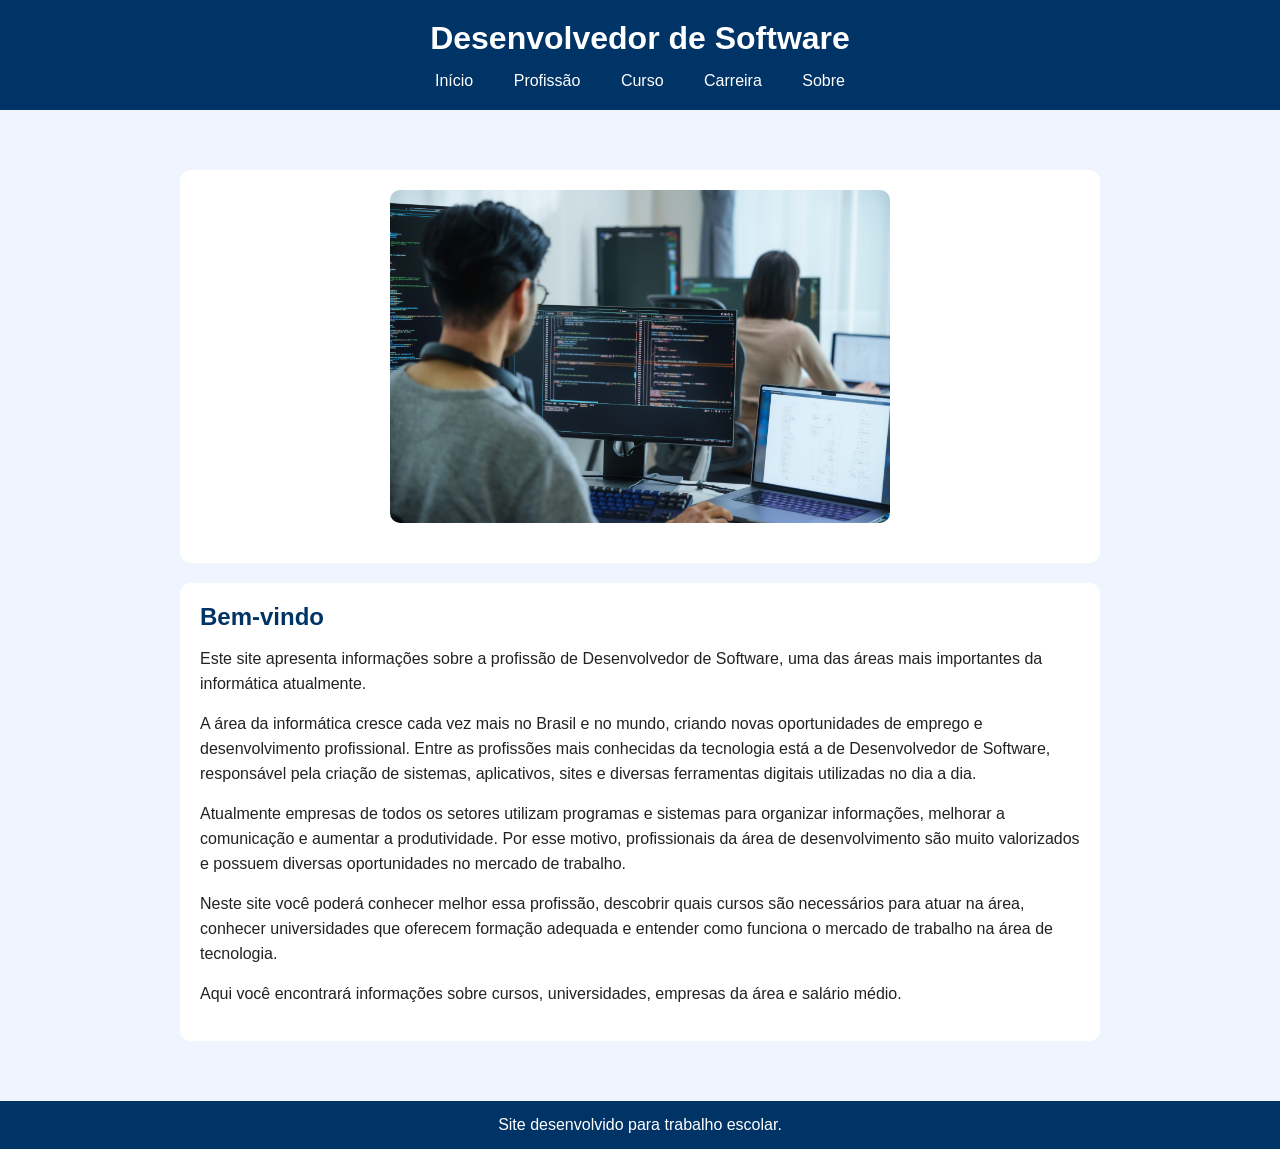
<file: Interfaces-web/2BIM/index.html>
<!DOCTYPE html>
<html lang="pt-br">
<head>
    <meta charset="UTF-8">
    <meta name="viewport" content="width=device-width, initial-scale=1.0">
    <title>Profissões de Informática</title>
    <link rel="stylesheet" href="style.css">
</head>
<body>

    <!-- Cabeçalho principal do site -->
<header>
    <h1>Desenvolvedor de Software</h1>

   <!-- Menu de navegação entre as páginas -->
    <nav>
        <a href="index.html">Início</a>
        <a href="profissao.html">Profissão</a>
        <a href="curso.html">Curso</a>
        <a href="carreira.html">Carreira</a>
        <a href="sobre.html">Sobre</a>
    </nav>
</header>

<main>
    <!-- Imagem principal da página -->
<section class="banner">
    <img src="programador.jpg" alt="Tecnologia">
</section>

  <!-- Conteúdo introdutório -->
<section>
    <h2>Bem-vindo</h2>

    <p>
        Este site apresenta informações sobre a profissão de
        Desenvolvedor de Software, uma das áreas mais importantes
        da informática atualmente.
    </p>
    
    <p>
        A área da informática cresce cada vez mais no Brasil e no mundo,
        criando novas oportunidades de emprego e desenvolvimento profissional.
        Entre as profissões mais conhecidas da tecnologia está a de
        Desenvolvedor de Software, responsável pela criação de sistemas,
        aplicativos, sites e diversas ferramentas digitais utilizadas no dia a dia.
    </p>
    
    <p>
        Atualmente empresas de todos os setores utilizam programas e sistemas
        para organizar informações, melhorar a comunicação e aumentar a produtividade.
        Por esse motivo, profissionais da área de desenvolvimento são muito valorizados
        e possuem diversas oportunidades no mercado de trabalho.
    </p>
    
    <p>
        Neste site você poderá conhecer melhor essa profissão, descobrir quais
        cursos são necessários para atuar na área, conhecer universidades que oferecem
        formação adequada e entender como funciona o mercado de trabalho na área de tecnologia.
    </p>

    <p>
        Aqui você encontrará informações sobre cursos,
        universidades, empresas da área e salário médio.
    </p>

</section>

</main>

<footer>
    <p>Site desenvolvido para trabalho escolar.</p>
</footer>

</body>
</html>
</file>
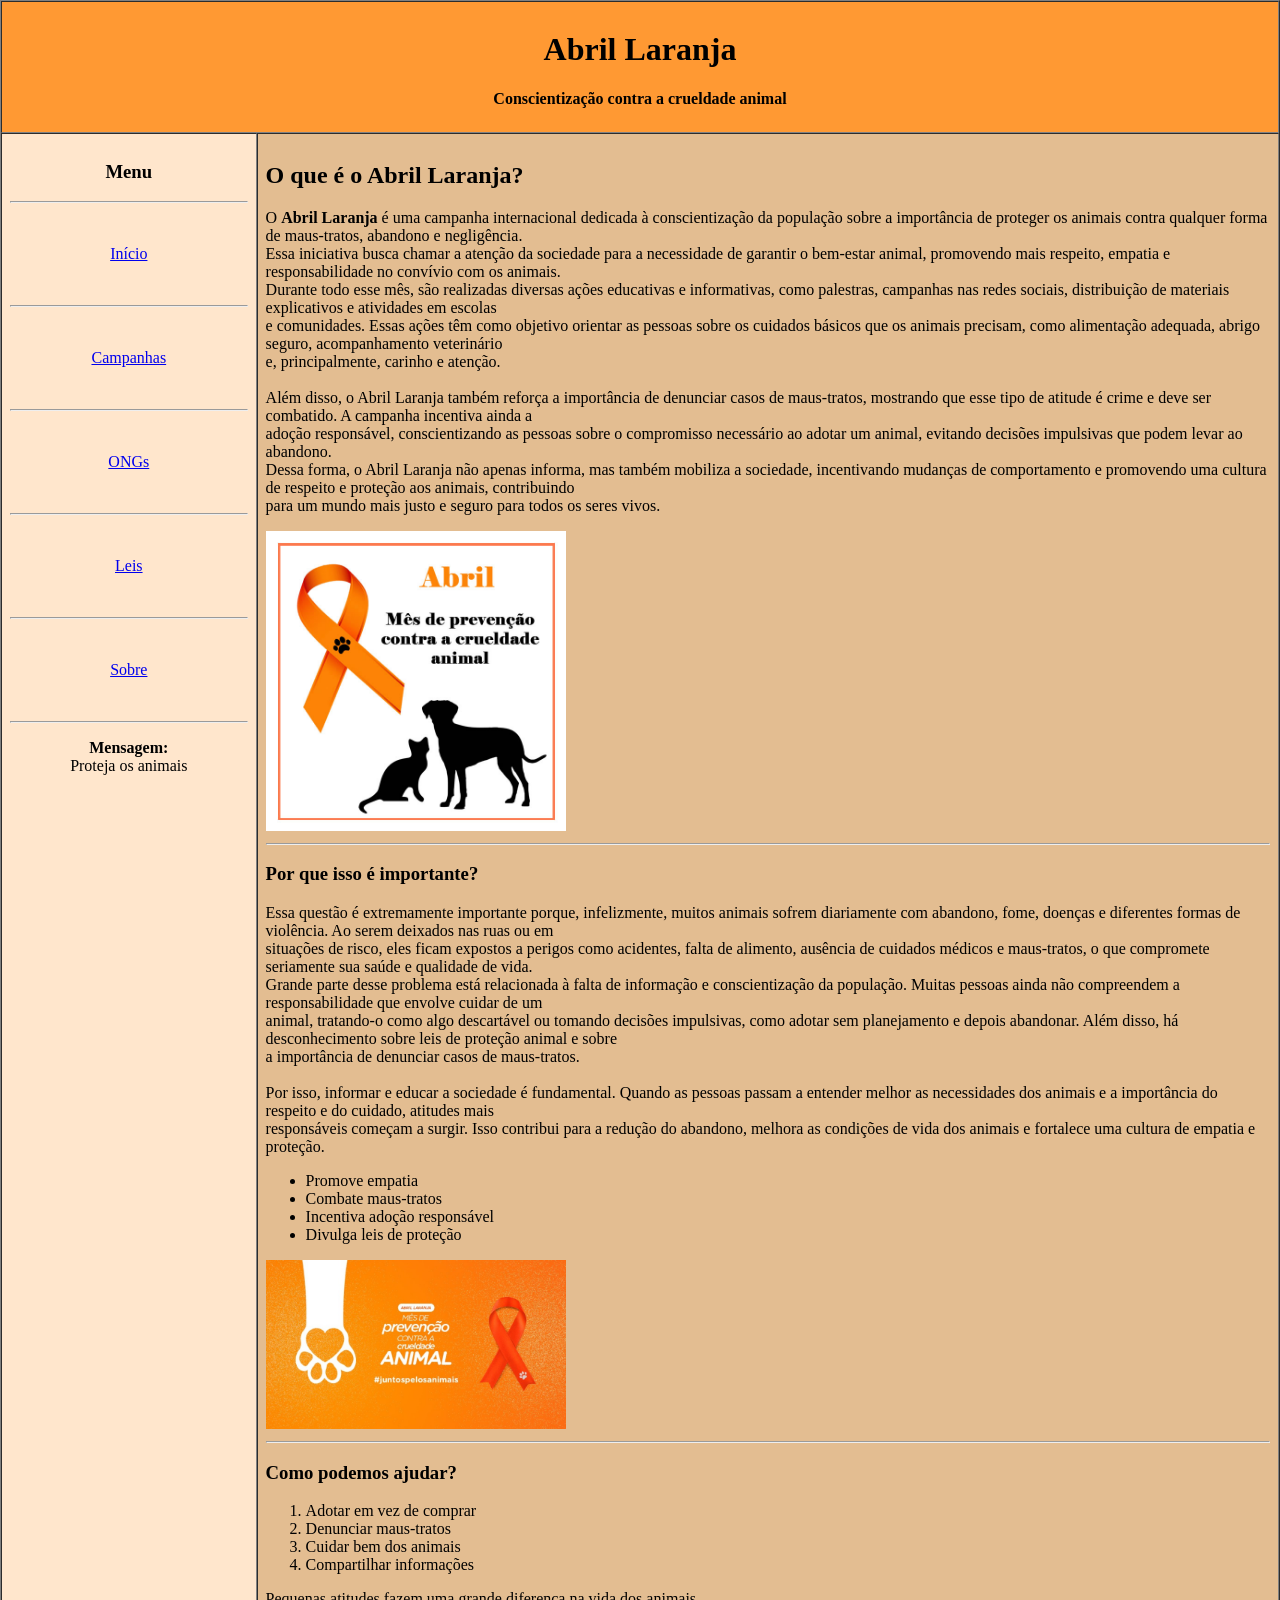
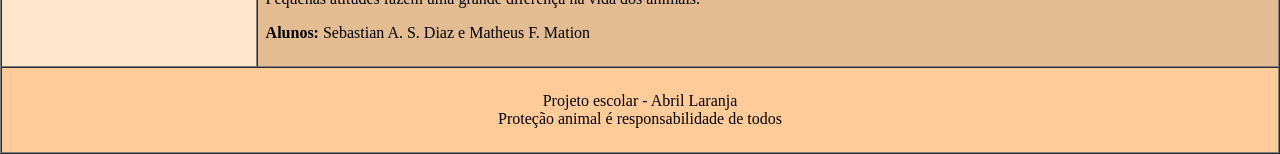
<file: Interfaces-web/1BIM/site-html/index.html>
<!DOCTYPE html>
<html lang="ptbr">

<head>
    <meta charset="UTF-8">
    <meta name="viewport" content="width=device-width, initial-scale=1.0">
    <title>Abril Laranja - Proteção Animal</title>
</head>

<body bgcolor="#ff9933" marginwidth="0" marginheight="0">

<table width="100%" height="100%" border="1" cellpadding="8" cellspacing="0" >

    
    <tr bgcolor="#ff9933">
        <td colspan="2" align="center">
            <h1> Abril Laranja</h1>
            <p><b>Conscientização contra a crueldade animal</b></p>
        </td>
    </tr>

    
    <tr>

        
        <td width="20%" valign="top" bgcolor="#ffe6cc">

            <h3 align="center">Menu</h3>
            <hr>
            <br>
            <p align="center"><a href="index.html">Início</a></p>
            <br>
            <hr>
            <br>
            <p align="center"><a href="campanhas.html">Campanhas</a></p>
            <br>
            <hr>
            <br>
            <p align="center"><a href="ongs.html">ONGs</a></p>
            <br>
            <hr>
            <br>
            <p align="center"><a href="leis.html">Leis</a></p>
            <br>
            <hr>
            <br>
            <p align="center"><a href="sobre.html">Sobre</a></p>
            <br>
            <hr>

            <p align="center">
            <b>Mensagem:</b><br>
            Proteja os animais 
            </p>

        </td>

        
        <td width="80%" valign="top" bgcolor="#E3BD91">

            <h2>O que é o Abril Laranja?</h2>

            <p>
           O <b>Abril Laranja</b> é uma campanha internacional dedicada à conscientização da população sobre a importância de proteger os animais contra qualquer forma de maus-tratos, abandono e negligência.<br>
            Essa iniciativa busca chamar a atenção da sociedade para a necessidade de garantir o bem-estar animal, promovendo mais respeito, empatia e responsabilidade no convívio com os animais.<br>
           Durante todo esse mês, são realizadas diversas ações educativas e informativas, como palestras, campanhas nas redes sociais, distribuição de materiais explicativos e atividades em escolas<br>
            e comunidades. Essas ações têm como objetivo orientar as pessoas sobre os cuidados básicos que os animais precisam, como alimentação adequada, abrigo seguro, acompanhamento veterinário<br>
             e, principalmente, carinho e atenção.<br>
            <br>
            Além disso, o Abril Laranja também reforça a importância de denunciar casos de maus-tratos, mostrando que esse tipo de atitude é crime e deve ser combatido. A campanha incentiva ainda a<br>
             adoção responsável, conscientizando as pessoas sobre o compromisso necessário ao adotar um animal, evitando decisões impulsivas que podem levar ao abandono.<br>
            Dessa forma, o Abril Laranja não apenas informa, mas também mobiliza a sociedade, incentivando mudanças de comportamento e promovendo uma cultura de respeito e proteção aos animais, contribuindo<br>
             para um mundo mais justo e seguro para todos os seres vivos.<br>

            </p>
           <img src="imagem.jpg" width="300">
            <hr>

            <h3>Por que isso é importante?</h3>

            <p>
            Essa questão é extremamente importante porque, infelizmente, muitos animais sofrem diariamente com abandono, fome, doenças e diferentes formas de violência. Ao serem deixados nas ruas ou em<br> 
            situações de risco, eles ficam expostos a perigos como acidentes, falta de alimento, ausência de cuidados médicos e maus-tratos, o que compromete seriamente sua saúde e qualidade de vida.<br>
            Grande parte desse problema está relacionada à falta de informação e conscientização da população. Muitas pessoas ainda não compreendem a responsabilidade que envolve cuidar de um<br>
             animal, tratando-o como algo descartável ou tomando decisões impulsivas, como adotar sem planejamento e depois abandonar. Além disso, há desconhecimento sobre leis de proteção animal e sobre<br>
              a importância de denunciar casos de maus-tratos.<br>
            <br>
            Por isso, informar e educar a sociedade é fundamental. Quando as pessoas passam a entender melhor as necessidades dos animais e a importância do respeito e do cuidado, atitudes mais<br>
             responsáveis começam a surgir. Isso contribui para a redução do abandono, melhora as condições de vida dos animais e fortalece uma cultura de empatia e proteção.<br>
            </p>

            <ul>
                <li>Promove empatia</li>
                <li>Combate maus-tratos</li>
                <li>Incentiva adoção responsável</li>
                <li>Divulga leis de proteção</li>
            </ul>
            <img src="imagem2.jpg" width="300">
            <hr>
           
            <h3>Como podemos ajudar?</h3>

            <ol>
                <li>Adotar em vez de comprar</li>
                <li>Denunciar maus-tratos</li>
                <li>Cuidar bem dos animais</li>
                <li>Compartilhar informações</li>
            </ol>

            <p>
            Pequenas atitudes fazem uma grande diferença na vida dos animais.
            </p>

            <p><b>Alunos:</b> Sebastian A. S. Diaz e Matheus F. Mation</p>

        </td>

    </tr>

    
    <tr bgcolor="#ffcc99">
        <td colspan="2" align="center">
            <p>
            Projeto escolar - Abril Laranja<br>
            Proteção animal é responsabilidade de todos
            </p>
        </td>
    </tr>

</table>

</body>
</html>
</file>
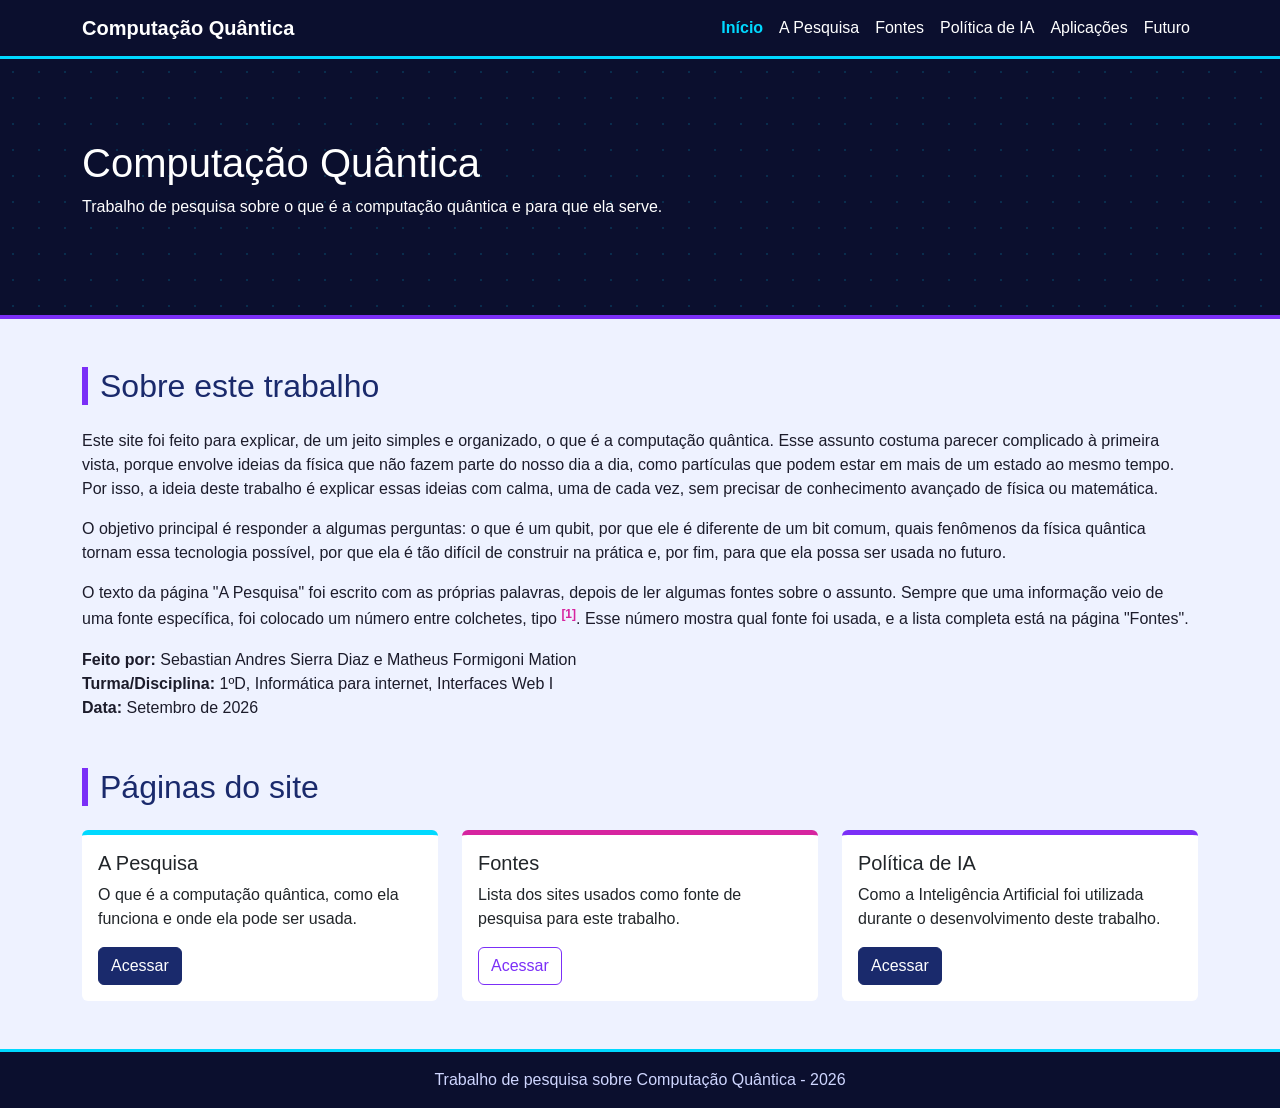
<file: Interfaces-web/3BIM/computacao-quantica-site/index.html>
<!DOCTYPE html>
<html lang="pt-br">

<head>

    <meta charset="UTF-8">
    <meta name="viewport" content="width=device-width, initial-scale=1.0">

    <title>Computação Quântica | Início</title>

    <link href="https://cdn.jsdelivr.net/npm/bootstrap@5.3.7/dist/css/bootstrap.min.css" rel="stylesheet">

    <link rel="stylesheet" href="style.css">

</head>

<body>


<!-- Navbar -->

<nav class="navbar navbar-expand-lg navbar-quantum">

    <div class="container">

        <a class="navbar-brand fw-bold" href="index.html">
            Computação Quântica
        </a>

        <button class="navbar-toggler" type="button"
                data-bs-toggle="collapse"
                data-bs-target="#navMenu">

            <span class="navbar-toggler-icon"></span>

        </button>

        <div class="collapse navbar-collapse" id="navMenu">

            <ul class="navbar-nav ms-auto">

                <li class="nav-item">
                    <a class="nav-link active" href="index.html">
                        Início
                    </a>
                </li>

                <li class="nav-item">
                    <a class="nav-link" href="sobre.html">
                        A Pesquisa
                    </a>
                </li>

                <li class="nav-item">
                    <a class="nav-link" href="fontes.html">
                        Fontes
                    </a>
                </li>

                <li class="nav-item">
                    <a class="nav-link" href="politica-ia.html">
                        Política de IA
                    </a>
                </li>

                <li class="nav-item">
    <a class="nav-link" href="aplicacoes.html">
        Aplicações
    </a>
</li>

<li class="nav-item">
    <a class="nav-link" href="futuro.html">
        Futuro
    </a>
</li>

            </ul>

        </div>

    </div>

</nav>


<!-- Cabeçalho -->

<header class="hero-quantum">

    <div class="container">

        <h1>
            Computação Quântica
        </h1>

        <p>
            Trabalho de pesquisa sobre o que é a computação quântica e para que ela serve.
        </p>

    </div>

</header>


<main class="container my-5">


<!-- Sobre o trabalho -->

<section class="mb-5">

    <h2 class="section-title">
        Sobre este trabalho
    </h2>

    <p>
        Este site foi feito para explicar, de um jeito simples e organizado, o que é a
        computação quântica. Esse assunto costuma parecer complicado à primeira vista, porque
        envolve ideias da física que não fazem parte do nosso dia a dia, como partículas que
        podem estar em mais de um estado ao mesmo tempo. Por isso, a ideia deste trabalho é
        explicar essas ideias com calma, uma de cada vez, sem precisar de conhecimento
        avançado de física ou matemática.
    </p>

    <p>
        O objetivo principal é responder a algumas perguntas: o que é um qubit, por que ele é
        diferente de um bit comum, quais fenômenos da física quântica tornam essa tecnologia
        possível, por que ela é tão difícil de construir na prática e, por fim, para que ela
        possa ser usada no futuro.
    </p>

    <p>
        O texto da página "A Pesquisa" foi escrito com as próprias palavras, depois de ler
        algumas fontes sobre o assunto. Sempre que uma informação veio de uma fonte específica,
        foi colocado um número entre colchetes, tipo <span class="cite">[1]</span>. Esse número
        mostra qual fonte foi usada, e a lista completa está na página "Fontes".
    </p>

    <p>

        <strong>Feito por:</strong>
        Sebastian Andres Sierra Diaz e Matheus Formigoni Mation

        <br>

        <strong>Turma/Disciplina:</strong>
        1ºD, Informática para internet, Interfaces Web I

        <br>

        <strong>Data:</strong>
        Setembro de 2026

    </p>

</section>


<!-- Links para as outras páginas -->

<section>

    <h2 class="section-title">
        Páginas do site
    </h2>

    <div class="row g-4">


        <div class="col-12 col-md-4">

            <div class="card card-quantum h-100">

                <div class="card-body">

                    <h5 class="card-title">
                        A Pesquisa
                    </h5>

                    <p class="card-text">
                        O que é a computação quântica, como ela funciona
                        e onde ela pode ser usada.
                    </p>

                    <a href="sobre.html" class="btn btn-primary">
                        Acessar
                    </a>

                </div>

            </div>

        </div>


        <div class="col-12 col-md-4">

            <div class="card card-quantum h-100">

                <div class="card-body">

                    <h5 class="card-title">
                        Fontes
                    </h5>

                    <p class="card-text">
                        Lista dos sites usados como fonte de pesquisa
                        para este trabalho.
                    </p>

                    <a href="fontes.html" class="btn btn-outline-primary">
                        Acessar
                    </a>

                </div>

            </div>

        </div>


        <div class="col-12 col-md-4">

            <div class="card card-quantum h-100">

                <div class="card-body">

                    <h5 class="card-title">
                        Política de IA
                    </h5>

                    <p class="card-text">
                        Como a Inteligência Artificial foi utilizada
                        durante o desenvolvimento deste trabalho.
                    </p>

                    <a href="politica-ia.html" class="btn btn-primary">
                        Acessar
                    </a>

                </div>

            </div>

        </div>


    </div>

</section>


</main>


<!-- Rodapé -->

<footer class="footer-quantum text-center py-3">

    <div class="container">

        <p class="mb-0">
            Trabalho de pesquisa sobre Computação Quântica - 2026
        </p>

    </div>

</footer>


<!-- Bootstrap JavaScript -->

<script src="https://cdn.jsdelivr.net/npm/bootstrap@5.3.7/dist/js/bootstrap.bundle.min.js"></script>

</body>

</html>
</file>
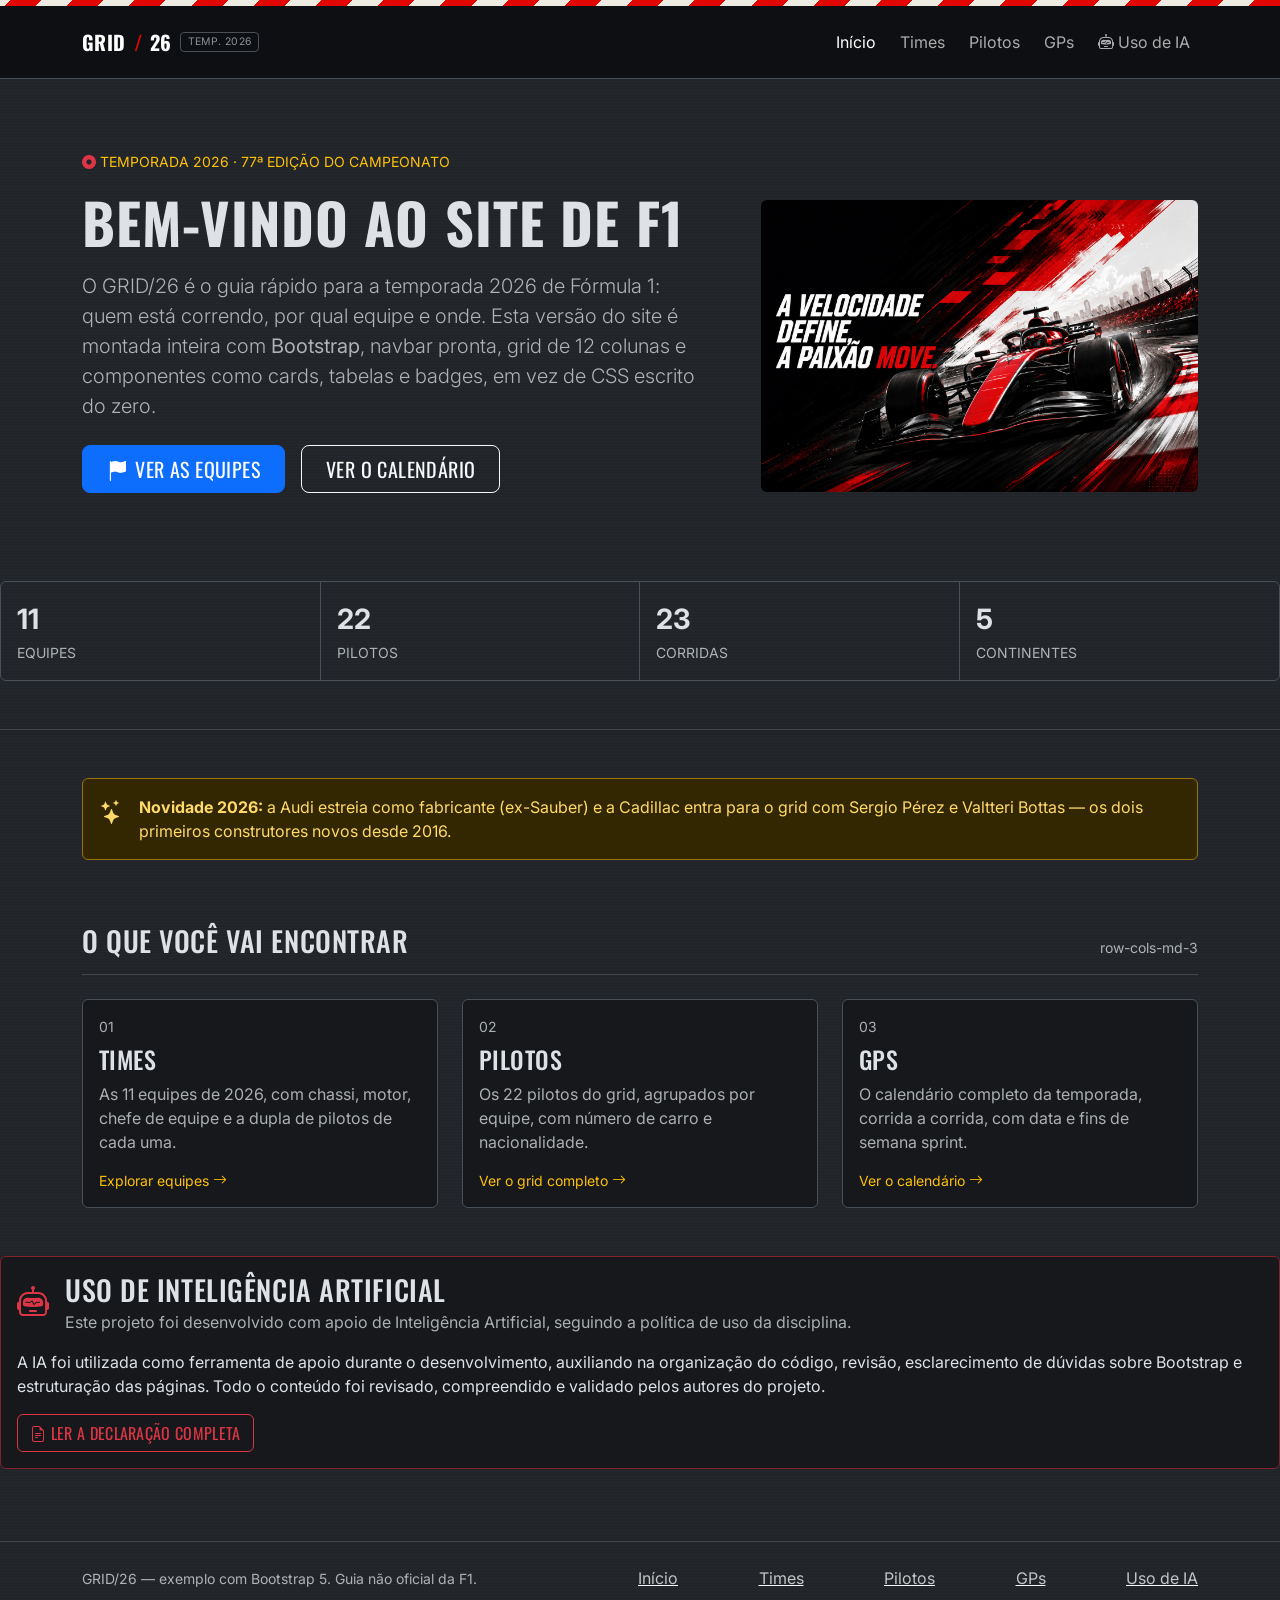
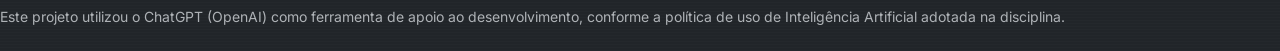
<file: Interfaces-web/3BIM/site-exemplo-bootstrap/index.html>
<!DOCTYPE html>
<html lang="pt-br">
<head>
<meta charset="UTF-8">
<meta name="viewport" content="width=device-width, initial-scale=1.0">
<title>GRID/26 — Guia da Temporada 2026 (Bootstrap)</title>
<meta name="description" content="Guia da temporada 2026 de Fórmula 1, montado com Bootstrap 5: início, times, pilotos e GPs.">

<link href="https://cdn.jsdelivr.net/npm/bootstrap@5.3.7/dist/css/bootstrap.min.css" rel="stylesheet">
<link href="https://cdn.jsdelivr.net/npm/bootstrap-icons@1.11.3/font/bootstrap-icons.min.css" rel="stylesheet">
<link href="style.css" rel="stylesheet">
</head>
<body data-bs-theme="dark">

<div class="curb-strip"></div>

<!-- NAVBAR-->
<nav class="navbar navbar-expand-lg sticky-top py-3">
  <div class="container">
    <a class="navbar-brand fw-bold d-flex align-items-center gap-2" href="index.html">
      GRID<span class="accent">/</span>26
      <span class="badge-season badge rounded-1 fw-normal">TEMP. 2026</span>
    </a>
    <button class="navbar-toggler" type="button" data-bs-toggle="collapse" data-bs-target="#navMenu" aria-controls="navMenu" aria-expanded="false" aria-label="Abrir menu">
      <span class="navbar-toggler-icon"></span>
    </button>
    <div class="collapse navbar-collapse" id="navMenu">
      <ul class="navbar-nav ms-auto gap-lg-2">
        <li class="nav-item"><a class="nav-link active" aria-current="page" href="index.html">Início</a></li>
        <li class="nav-item"><a class="nav-link" href="bootstrap-times.html">Times</a></li>
        <li class="nav-item"><a class="nav-link" href="bootstrap-pilotos.html">Pilotos</a></li>
        <li class="nav-item"><a class="nav-link" href="bootstrap-gps.html">GPs</a></li>
        <li class="nav-item">
    <a class="nav-link" href="uso-ia.html">
        <i class="bi bi-robot me-1"></i>Uso de IA
    </a>
</li>
      </ul>
    </div>
  </div>
</nav>

<main>

  <!-- HERO -->
  <header class="py-5 border-bottom border-secondary-subtle">
    <div class="container py-4">
      <div class="row align-items-center g-5">
        <div class="col-12 col-lg-7">
          <p class="mono text-warning small mb-3">
            <i class="bi bi-record-circle-fill text-danger"></i>
            TEMPORADA 2026 · 77ª EDIÇÃO DO CAMPEONATO
          </p>
          <h1 class="display-4 fw-bold mb-3">
            Bem-vindo ao site de <span class="accent">F1</span>
          </h1>
          <p class="lead text-body-secondary mb-4">
            O GRID/26 é o guia rápido para a temporada 2026 de Fórmula 1: quem está
            correndo, por qual equipe e onde. Esta versão do site é montada inteira
            com <strong>Bootstrap</strong>, navbar pronta, grid de 12 colunas e
            componentes como cards, tabelas e badges, em vez de CSS escrito do zero.
          </p>
          <div class="d-flex flex-wrap gap-3 mb-5">
            <a href="bootstrap-times.html" class="btn btn-primary btn-lg px-4">
              <i class="bi bi-flag-fill me-2"></i>Ver as equipes
            </a>
            <a href="bootstrap-gps.html" class="btn btn-outline-light btn-lg px-4">Ver o calendário</a>
          </div>
        </div>
         <!-- Coluna da imagem -->
  <div class="col-12 col-lg-5 text-center">
    <img src="chatgptimg.png" alt="Carro de Fórmula 1 na pista" class="img-fluid rounded">
  </div>
      

          </div>
        </div>
      </div>

      <div class="row g-0 border rounded-2 overflow-hidden mt-3">
        <div class="col-6 col-md-3 border-end p-3">
          <span class="d-block fs-3 fw-bold mono">11</span>
          <span class="text-body-secondary small text-uppercase mono">Equipes</span>
        </div>
        <div class="col-6 col-md-3 border-end p-3">
          <span class="d-block fs-3 fw-bold mono">22</span>
          <span class="text-body-secondary small text-uppercase mono">Pilotos</span>
        </div>
        <div class="col-6 col-md-3 border-end p-3">
          <span class="d-block fs-3 fw-bold mono">23</span>
          <span class="text-body-secondary small text-uppercase mono">Corridas</span>
        </div>
        <div class="col-6 col-md-3 p-3">
          <span class="d-block fs-3 fw-bold mono">5</span>
          <span class="text-body-secondary small text-uppercase mono">Continentes</span>
        </div>
      </div>
    </div>
  </header>

  <!--ALERTA — novidade da temporada -->
  <div class="container mt-5">
    <div class="alert alert-warning d-flex align-items-start gap-3" role="alert">
      <i class="bi bi-stars fs-4"></i>
      <div>
        <strong>Novidade 2026:</strong> a Audi estreia como fabricante (ex-Sauber) e a
        Cadillac entra para o grid com Sergio Pérez e Valtteri Bottas — os dois
        primeiros construtores novos desde 2016.
      </div>
    </div>
  </div>

  <!-- NAVEGAÇÃO — 3 cards para as outras páginas -->
  <section class="py-5">
    <div class="container">
      <div class="d-flex justify-content-between align-items-end border-bottom border-secondary-subtle pb-3 mb-4 flex-wrap gap-2">
        <h2 class="h3 mb-0">O que você vai encontrar</h2>
        <span class="mono text-body-secondary small">row-cols-md-3</span>
      </div>

      <div class="row row-cols-1 row-cols-md-3 g-4">
        <div class="col">
          <a href="bootstrap-times.html" class="card h-100 text-decoration-none text-reset">
            <div class="card-body d-flex flex-column">
              <span class="mono text-body-secondary small mb-2">01</span>
              <h3 class="h4 card-title">Times</h3>
              <p class="card-text text-body-secondary flex-grow-1">
                As 11 equipes de 2026, com chassi, motor, chefe de equipe e a dupla de pilotos de cada uma.
              </p>
              <span class="text-warning mono small">Explorar equipes <i class="bi bi-arrow-right"></i></span>
            </div>
          </a>
        </div>
        <div class="col">
          <a href="bootstrap-pilotos.html" class="card h-100 text-decoration-none text-reset">
            <div class="card-body d-flex flex-column">
              <span class="mono text-body-secondary small mb-2">02</span>
              <h3 class="h4 card-title">Pilotos</h3>
              <p class="card-text text-body-secondary flex-grow-1">
                Os 22 pilotos do grid, agrupados por equipe, com número de carro e nacionalidade.
              </p>
              <span class="text-warning mono small">Ver o grid completo <i class="bi bi-arrow-right"></i></span>
            </div>
          </a>
        </div>
        <div class="col">
          <a href="bootstrap-gps.html" class="card h-100 text-decoration-none text-reset">
            <div class="card-body d-flex flex-column">
              <span class="mono text-body-secondary small mb-2">03</span>
              <h3 class="h4 card-title">GPs</h3>
              <p class="card-text text-body-secondary flex-grow-1">
                O calendário completo da temporada, corrida a corrida, com data e fins de semana sprint.
              </p>
              <span class="text-warning mono small">Ver o calendário <i class="bi bi-arrow-right"></i></span>
            </div>
          </a>
        </div>
      </div>
    </div>
    <div class="row mt-5">
    <div class="col-12">
        <div class="card border-danger-subtle shadow-sm">
            <div class="card-body">
                <div class="d-flex align-items-center mb-3">
                    <i class="bi bi-robot fs-2 text-danger me-3"></i>
                    <div>
                        <h3 class="card-title mb-1">Uso de Inteligência Artificial</h3>
                        <p class="text-body-secondary mb-0">
                            Este projeto foi desenvolvido com apoio de Inteligência Artificial,
                            seguindo a política de uso da disciplina.
                        </p>
                    </div>
                </div>

                <p>
                    A IA foi utilizada como ferramenta de apoio durante o desenvolvimento,
                    auxiliando na organização do código, revisão, esclarecimento de dúvidas
                    sobre Bootstrap e estruturação das páginas. Todo o conteúdo foi revisado,
                    compreendido e validado pelos autores do projeto.
                </p>

                <a href="uso-ia.html" class="btn btn-outline-danger">
                    <i class="bi bi-file-earmark-text"></i>
                    Ler a declaração completa
                </a>
            </div>
        </div>
    </div>
</div>
  </section>

</main>

<footer class="border-top border-secondary-subtle py-4 mt-4">
  <div class="container d-flex justify-content-between align-items-center flex-wrap gap-3">
    <p class="mono small text-body-secondary mb-0">GRID/26 — exemplo com Bootstrap 5. Guia não oficial da F1.</p>
    <div class="d-flex gap-3 mono small flex-wrap"></div>
      <a href="index.html" class="link-light link-opacity-75">Início</a>
      <a href="bootstrap-times.html" class="link-light link-opacity-75">Times</a>
      <a href="bootstrap-pilotos.html" class="link-light link-opacity-75">Pilotos</a>
      <a href="bootstrap-gps.html" class="link-light link-opacity-75">GPs</a>
      <a href="uso-ia.html" class="link-light link-opacity-75">
    Uso de IA
</a>
    </div>
    <div class="w-100"></div>

<p class="small text-body-secondary mt-3 mb-0">
    Este projeto utilizou o ChatGPT (OpenAI) como ferramenta de apoio ao
    desenvolvimento, conforme a política de uso de Inteligência Artificial
    adotada na disciplina.
</p>
  </div>
</footer>

</body>
</html>
</file>
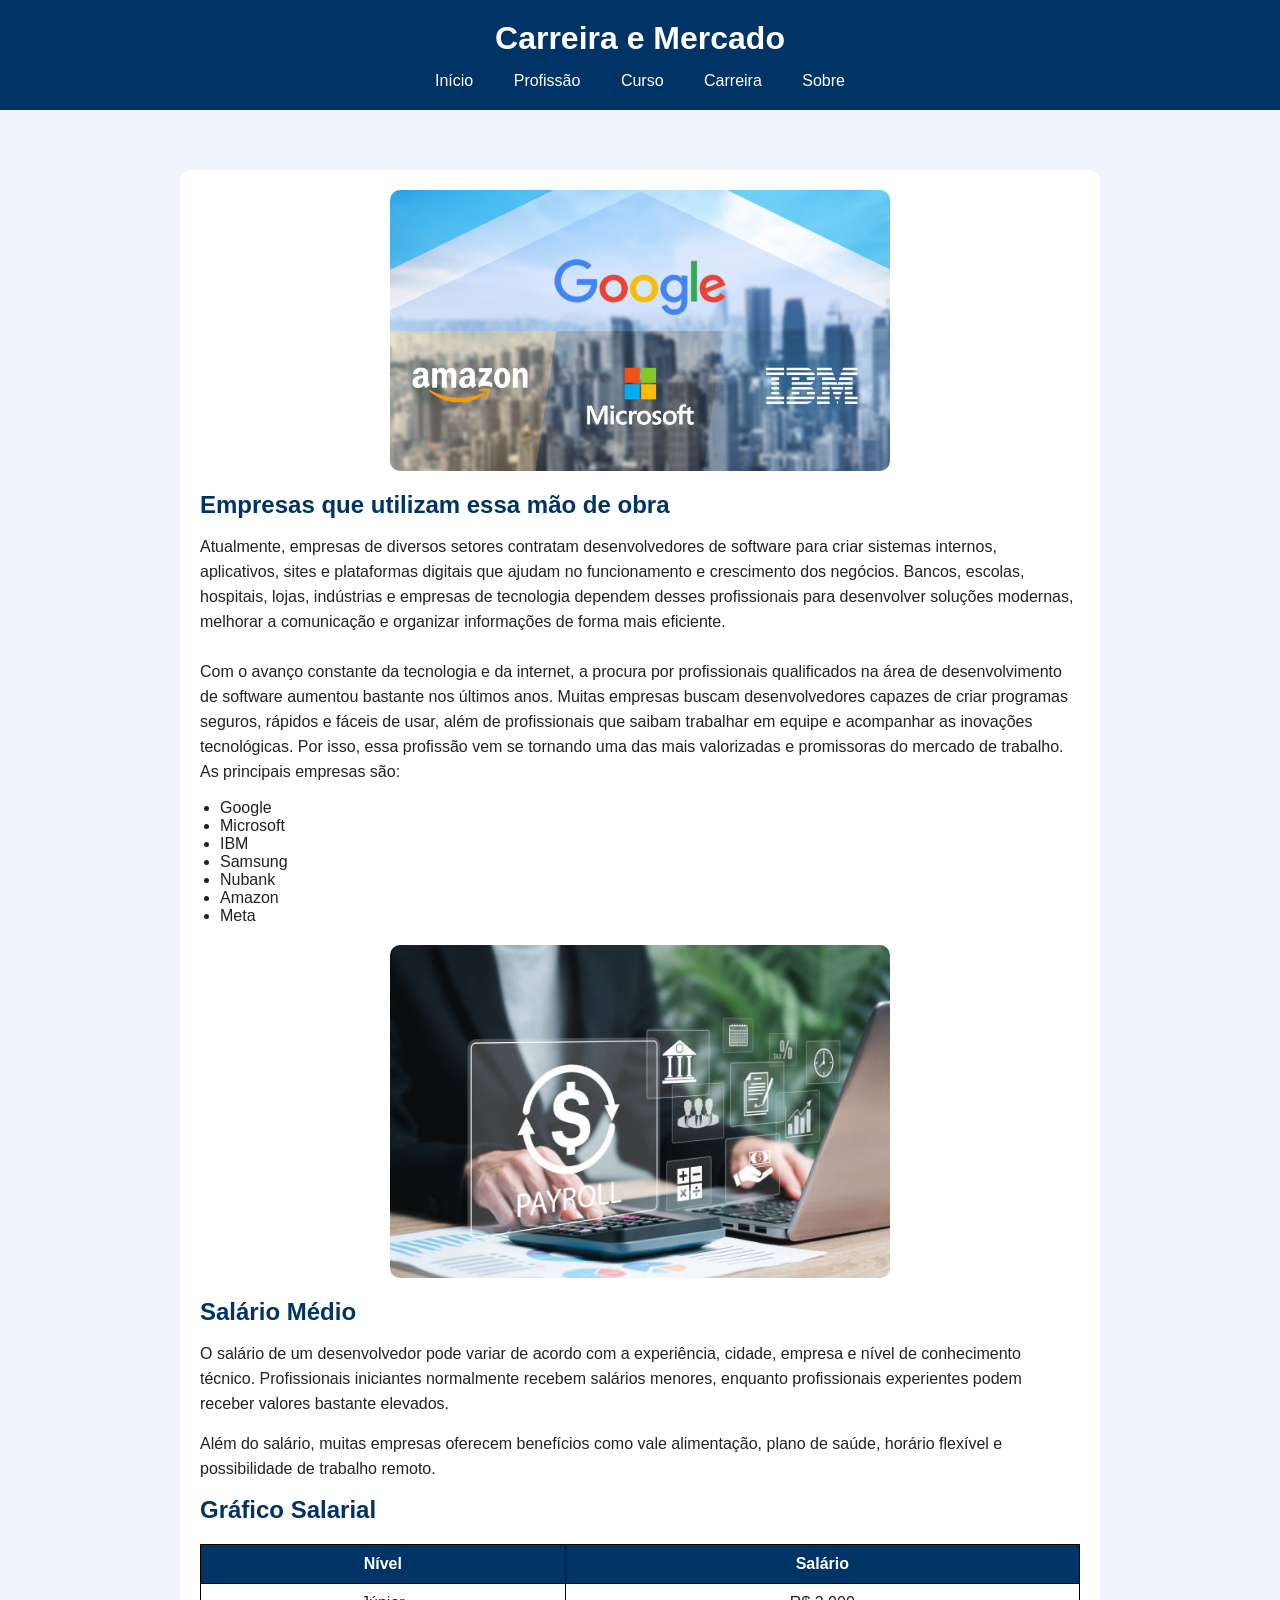
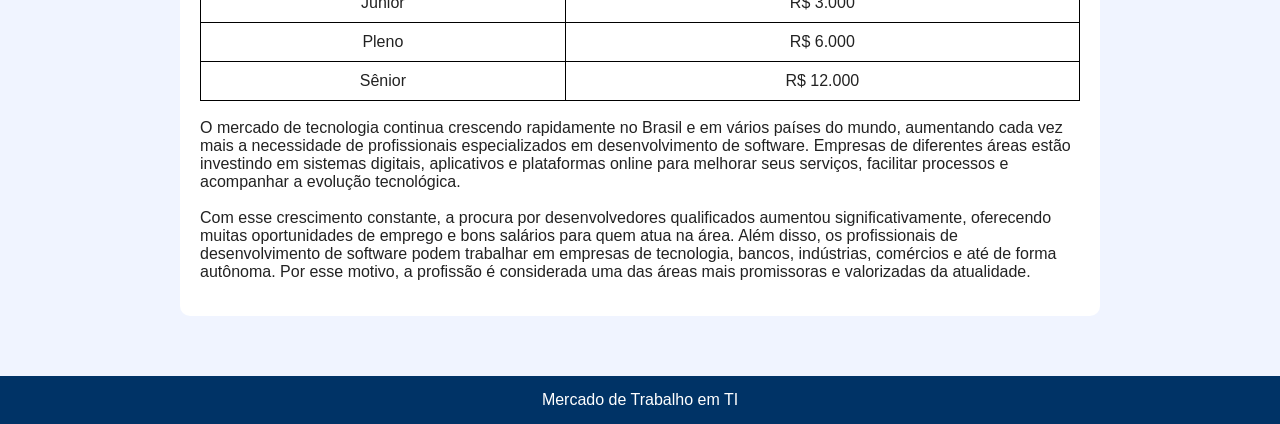
<file: Interfaces-web/2BIM/carreira.html>
<!DOCTYPE html>
<html lang="pt-br">
<head>
    <meta charset="UTF-8">
    <meta name="viewport" content="width=device-width, initial-scale=1.0">
    <title>Carreira</title>
    <link rel="stylesheet" href="style.css">
</head>
<body>

<header>
    <h1>Carreira e Mercado</h1>

     <!-- Menu de navegação entre as páginas -->
    <nav>
        <a href="index.html">Início</a>
        <a href="profissao.html">Profissão</a>
        <a href="curso.html">Curso</a>
        <a href="carreira.html">Carreira</a>
        <a href="sobre.html">Sobre</a>
    </nav>
</header>

<main>

<section>
    <!--Imagem relacioanda às empresas de Desenvolvimento web-->
    <img src="empresas4.jfif" alt="Empresa">

    <h2>Empresas que utilizam essa mão de obra</h2>

<p>
    Atualmente, empresas de diversos setores contratam desenvolvedores de software para criar sistemas internos, aplicativos,
     sites e plataformas digitais que ajudam no funcionamento e crescimento dos negócios. Bancos, escolas, hospitais, lojas,
      indústrias e empresas de tecnologia dependem desses profissionais para desenvolver soluções modernas, melhorar a comunicação
       e organizar informações de forma mais eficiente.
<br>
<br>
Com o avanço constante da tecnologia e da internet, a procura por profissionais qualificados na área de desenvolvimento de software
 aumentou bastante nos últimos anos. Muitas empresas buscam desenvolvedores capazes de criar programas seguros, rápidos e fáceis de
  usar, além de profissionais que saibam trabalhar em equipe e acompanhar as inovações tecnológicas. Por isso, essa profissão vem
   se tornando uma das mais valorizadas e promissoras do mercado de trabalho. As principais empresas são:
</p>

<!-- Lista de empresas em que a profissão está presente-->
<ul>
    <li>Google</li>
    <li>Microsoft</li>
    <li>IBM</li>
    <li>Samsung</li>
    <li>Nubank</li>
    <li>Amazon</li>
    <li>Meta</li>
</ul>

<!-- Imagem relacionada aos salários-->
<img src="salarios.jpg" alt="Salario">

<h2>Salário Médio</h2>

<p>
    O salário de um desenvolvedor pode variar de acordo com a experiência,
    cidade, empresa e nível de conhecimento técnico. Profissionais iniciantes
    normalmente recebem salários menores, enquanto profissionais experientes
    podem receber valores bastante elevados.
</p>

<p>
    Além do salário, muitas empresas oferecem benefícios como vale alimentação,
    plano de saúde, horário flexível e possibilidade de trabalho remoto.
</p>

 <!-- Tabela utilizada para demonstrar a média salarial
     em diferentes níveis da carreira -->
<h2>Gráfico Salarial</h2>

    <table>
        <tr>
            <th>Nível</th>
            <th>Salário</th>
        </tr>

        <tr>
            <td>Júnior</td>
            <td>R$ 3.000</td>
        </tr>

        <tr>
            <td>Pleno</td>
            <td>R$ 6.000</td>
        </tr>

        <tr>
            <td>Sênior</td>
            <td>R$ 12.000</td>
        </tr>
    </table>
<br
      
    
    <p> O mercado de tecnologia continua crescendo rapidamente no Brasil e em vários países do mundo, aumentando cada vez mais
         a necessidade de profissionais especializados em desenvolvimento de software. Empresas de diferentes áreas estão investindo
          em sistemas digitais, aplicativos e plataformas online para melhorar seus serviços, facilitar processos e acompanhar a
           evolução tecnológica.<br>
           <br>
        Com esse crescimento constante, a procura por desenvolvedores qualificados aumentou significativamente, oferecendo muitas
         oportunidades de emprego e bons salários para quem atua na área. Além disso, os profissionais de desenvolvimento de software
          podem trabalhar em empresas de tecnologia, bancos, indústrias, comércios e até de forma autônoma. Por esse motivo, a
           profissão é considerada uma das áreas mais promissoras e valorizadas da atualidade.
        </p> 
   

</section>

</main>

<footer>
    <p>Mercado de Trabalho em TI</p>
</footer>

</body>
</html>
</file>
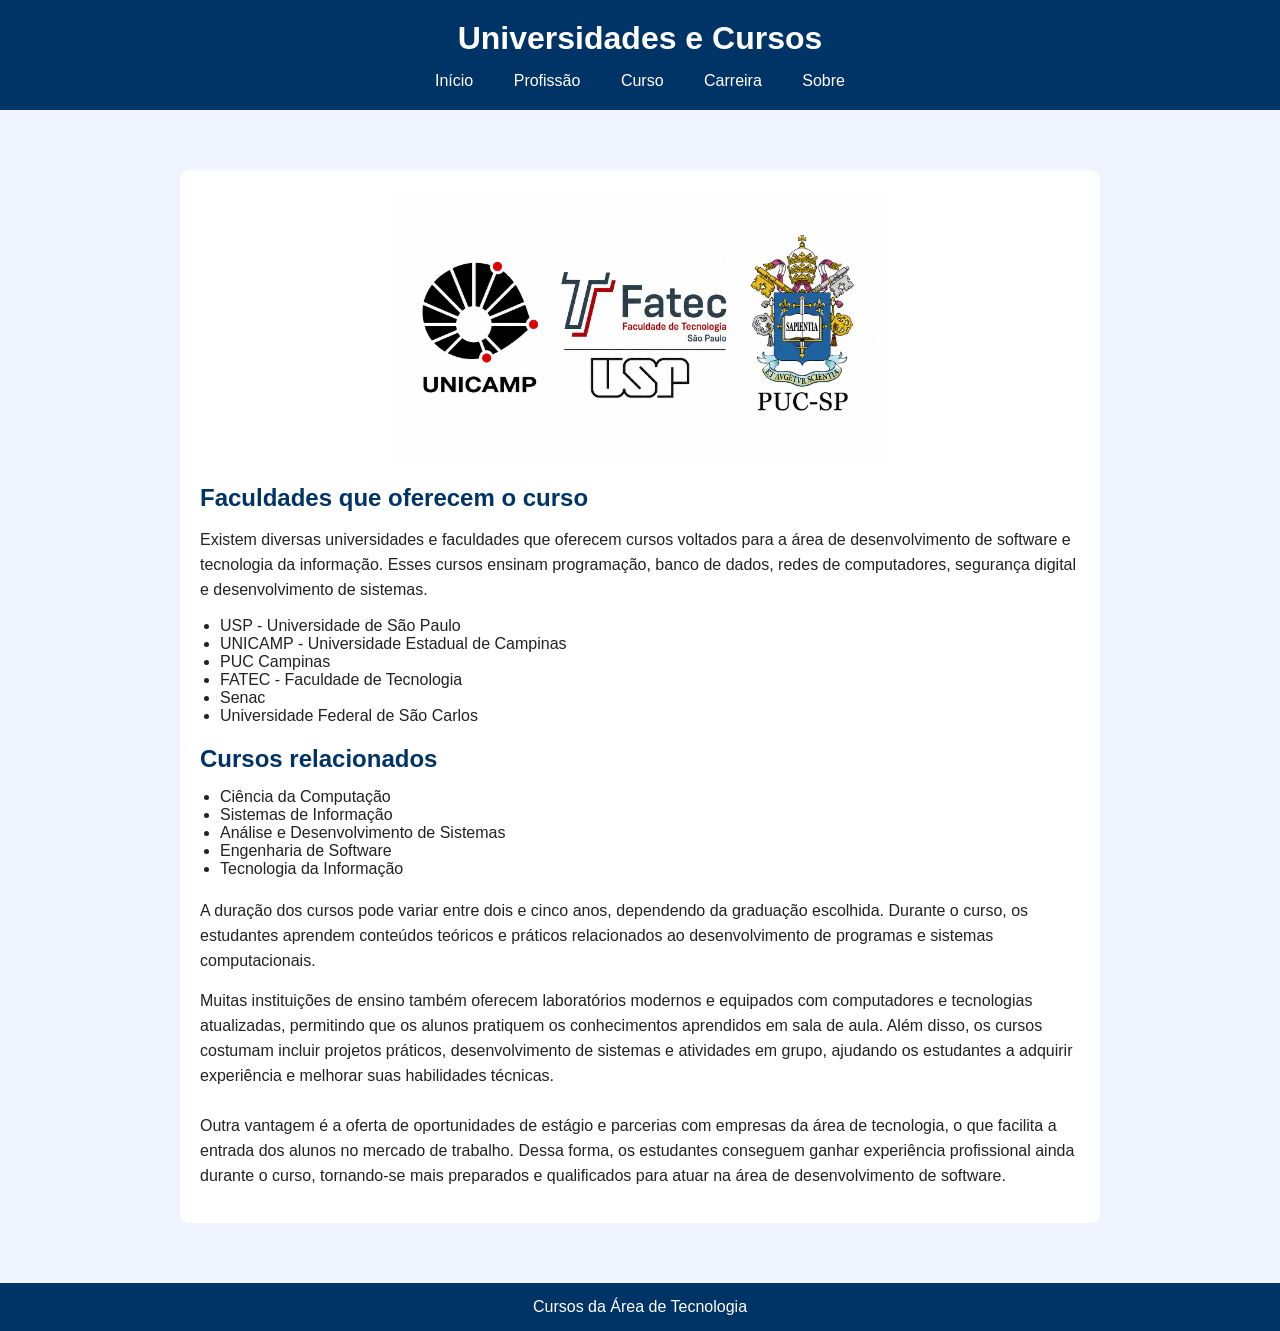
<file: Interfaces-web/2BIM/curso.html>
<!DOCTYPE html>
<html lang="pt-br">
<head>
    <meta charset="UTF-8">
    <meta name="viewport" content="width=device-width, initial-scale=1.0">
    <title>Curso</title>
    <link rel="stylesheet" href="style.css">
</head>
<body>

<header>
    <h1>Universidades e Cursos</h1>

 <!-- Menu de navegação entre as páginas -->
    <nav>
        <a href="index.html">Início</a>
        <a href="profissao.html">Profissão</a>
        <a href="curso.html">Curso</a>
        <a href="carreira.html">Carreira</a>
        <a href="sobre.html">Sobre</a>
    </nav>
</header>

<main>

<section>

    <!-- Imagem relacionada às faculdades que oferecem os cursos -->
    <img src="faculdades.png" alt="Faculdade">

    <h2>Faculdades que oferecem o curso</h2>

    <p>
        Existem diversas universidades e faculdades que oferecem cursos voltados
        para a área de desenvolvimento de software e tecnologia da informação.
        Esses cursos ensinam programação, banco de dados, redes de computadores,
        segurança digital e desenvolvimento de sistemas.
    </p>

    <!-- Lista de universidades que oferecem cursos na área de tecnologia -->
    <ul>
        <li>USP - Universidade de São Paulo</li>
        <li>UNICAMP - Universidade Estadual de Campinas</li>
        <li>PUC Campinas</li>
        <li>FATEC - Faculdade de Tecnologia</li>
        <li>Senac</li>
        <li>Universidade Federal de São Carlos</li>
    </ul>
    
    <h2>Cursos relacionados</h2>

    <!--Lista de cursos-->
    <ul>
        <li>Ciência da Computação</li>
        <li>Sistemas de Informação</li>
        <li>Análise e Desenvolvimento de Sistemas</li>
        <li>Engenharia de Software</li>
        <li>Tecnologia da Informação</li>
    </ul>
    
    <p>
        A duração dos cursos pode variar entre dois e cinco anos,
        dependendo da graduação escolhida. Durante o curso, os estudantes
        aprendem conteúdos teóricos e práticos relacionados ao desenvolvimento
        de programas e sistemas computacionais.
    </p>
    
    <p>
        Muitas instituições de ensino também oferecem laboratórios modernos e
         equipados com computadores e tecnologias atualizadas, permitindo que
          os alunos pratiquem os conhecimentos aprendidos em sala de aula.
           Além disso, os cursos costumam incluir projetos práticos, desenvolvimento
            de sistemas e atividades em grupo, ajudando os estudantes a adquirir
             experiência e melhorar suas habilidades técnicas.
<br>
<br>
Outra vantagem é a oferta de oportunidades de estágio e parcerias com empresas da
 área de tecnologia, o que facilita a entrada dos alunos no mercado de trabalho.
  Dessa forma, os estudantes conseguem ganhar experiência profissional ainda durante
   o curso, tornando-se mais preparados e qualificados para atuar na área de desenvolvimento de software.

    </p>

</section>

</main>

<footer>
    <p>Cursos da Área de Tecnologia</p>
</footer>

</body>
</html>
</file>
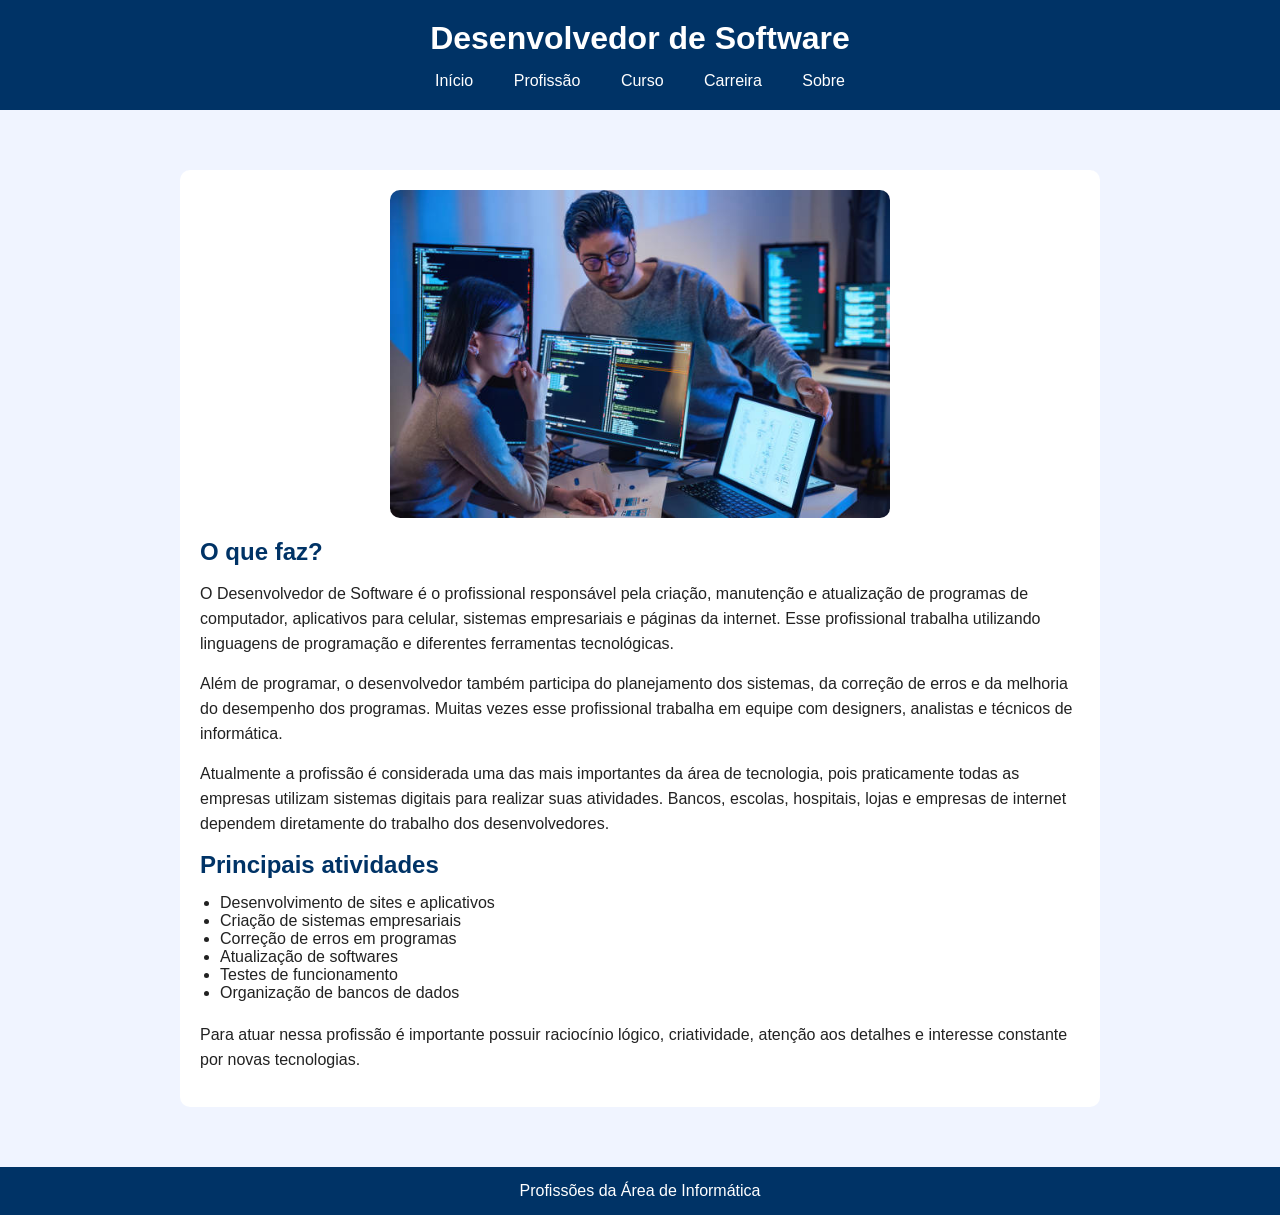
<file: Interfaces-web/2BIM/profissao.html>
<!DOCTYPE html>
<html lang="pt-br">
<head>
    <meta charset="UTF-8">
    <meta name="viewport" content="width=device-width, initial-scale=1.0">
    <title>Profissão</title>
    <link rel="stylesheet" href="style.css">
</head>
<body>

<header>
    <h1>Desenvolvedor de Software</h1>

       <!-- Menu de navegação entre as páginas -->
    <nav>
        <a href="index.html">Início</a>
        <a href="profissao.html">Profissão</a>
        <a href="curso.html">Curso</a>
        <a href="carreira.html">Carreira</a>
        <a href="sobre.html">Sobre</a>
    </nav>
</header>

<main>

        <!-- Imagem relacionada ao desenvolvedor de software -->
<section>
    <img src="software3.jpg" alt="Programador">

    <h2>O que faz?</h2>

    <p>
        O Desenvolvedor de Software é o profissional responsável pela criação,
        manutenção e atualização de programas de computador, aplicativos para celular,
        sistemas empresariais e páginas da internet. Esse profissional trabalha utilizando
        linguagens de programação e diferentes ferramentas tecnológicas.
    </p>
    
    <p>
        Além de programar, o desenvolvedor também participa do planejamento dos sistemas,
        da correção de erros e da melhoria do desempenho dos programas. Muitas vezes
        esse profissional trabalha em equipe com designers, analistas e técnicos de informática.
    </p>
    
    <p>
        Atualmente a profissão é considerada uma das mais importantes da área de tecnologia,
        pois praticamente todas as empresas utilizam sistemas digitais para realizar
        suas atividades. Bancos, escolas, hospitais, lojas e empresas de internet
        dependem diretamente do trabalho dos desenvolvedores.
    </p>
    
        <!-- Lista das principais atividades realizadas -->
    <h2>Principais atividades</h2>
    
    <ul>
        <li>Desenvolvimento de sites e aplicativos</li>
        <li>Criação de sistemas empresariais</li>
        <li>Correção de erros em programas</li>
        <li>Atualização de softwares</li>
        <li>Testes de funcionamento</li>
        <li>Organização de bancos de dados</li>
    </ul>
    
    <p>
        Para atuar nessa profissão é importante possuir raciocínio lógico,
        criatividade, atenção aos detalhes e interesse constante por novas tecnologias.
    </p>
</section>

</main>

<footer>
    <p>Profissões da Área de Informática</p>
</footer>

</body>
</html>
</file>
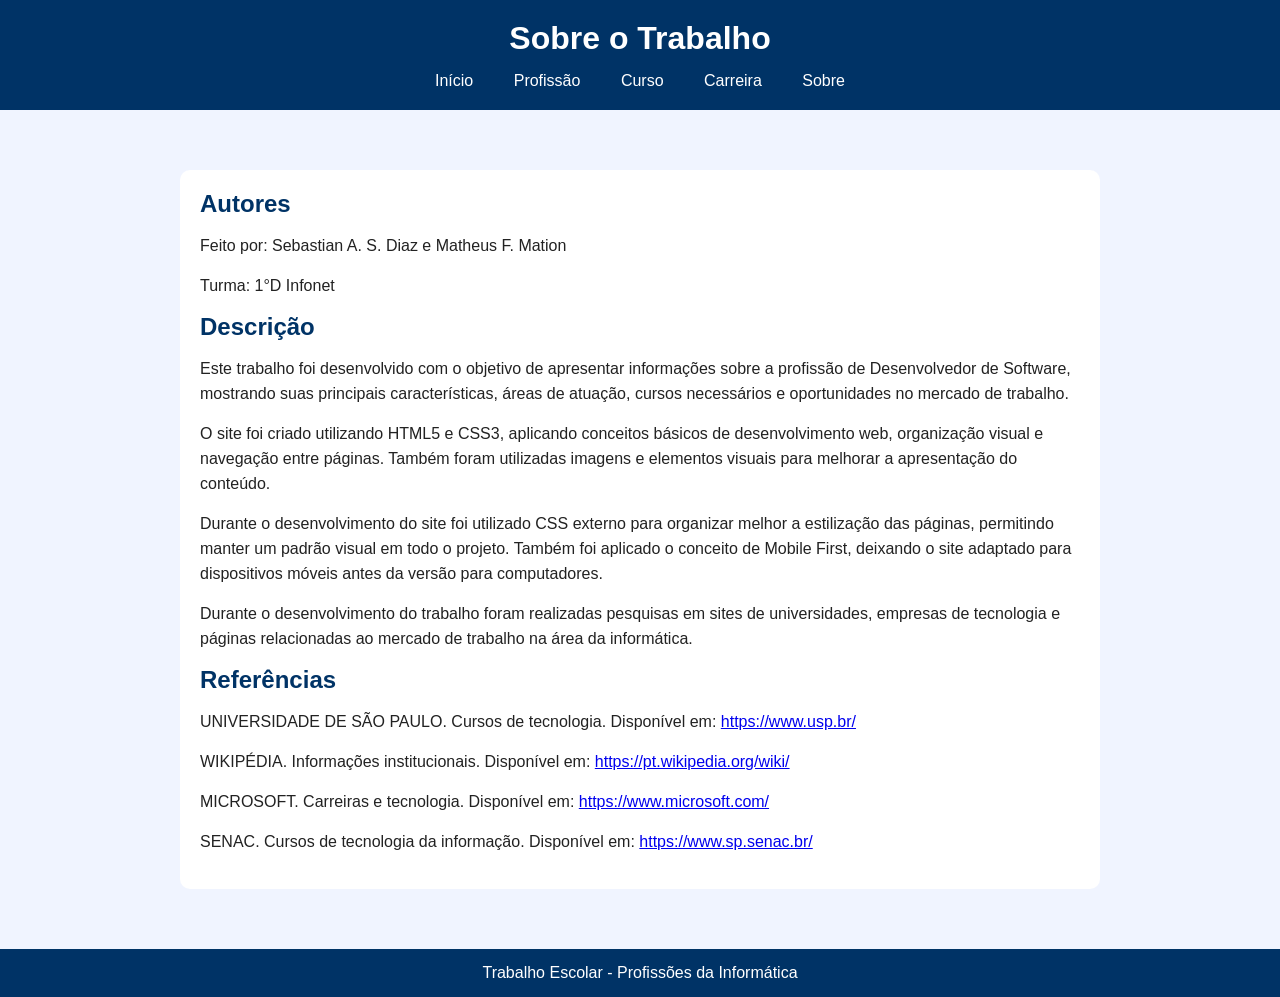
<file: Interfaces-web/2BIM/sobre.html>
<!DOCTYPE html>
<html lang="pt-br">
<head>
    <meta charset="UTF-8">
    <meta name="viewport" content="width=device-width, initial-scale=1.0">
    <title>Sobre</title>
    <link rel="stylesheet" href="style.css">
</head>
<body>

<header>
    <h1>Sobre o Trabalho</h1>

     <!-- Menu de navegação entre as páginas -->
    <nav>
        <a href="index.html">Início</a>
        <a href="profissao.html">Profissão</a>
        <a href="curso.html">Curso</a>
        <a href="carreira.html">Carreira</a>
        <a href="sobre.html">Sobre</a>
    </nav>
</header>

<main>

<section>

    <h2>Autores</h2>

    <p>
        Feito por: Sebastian A. S. Diaz e Matheus F. Mation
    </p>
    
    <p>
        Turma: 1°D Infonet
    </p>
    
    <h2>Descrição</h2>
    
    <p>
        Este trabalho foi desenvolvido com o objetivo de apresentar informações
        sobre a profissão de Desenvolvedor de Software, mostrando suas principais
        características, áreas de atuação, cursos necessários e oportunidades
        no mercado de trabalho.
    </p>
    
    <p>
        O site foi criado utilizando HTML5 e CSS3, aplicando conceitos básicos
        de desenvolvimento web, organização visual e navegação entre páginas.
        Também foram utilizadas imagens e elementos visuais para melhorar
        a apresentação do conteúdo.
    </p>
    
    <p>
        Durante o desenvolvimento do site foi utilizado CSS externo
        para organizar melhor a estilização das páginas, permitindo
        manter um padrão visual em todo o projeto. Também foi aplicado
        o conceito de Mobile First, deixando o site adaptado para
        dispositivos móveis antes da versão para computadores.
    </p>

    <p>
        Durante o desenvolvimento do trabalho foram realizadas pesquisas
        em sites de universidades, empresas de tecnologia e páginas relacionadas
        ao mercado de trabalho na área da informática.
    </p>
    
    <!-- Lista das fontes utilizadas na pesquisa -->
    <h2>Referências</h2>
    <p>
        UNIVERSIDADE DE SÃO PAULO. Cursos de tecnologia.
        Disponível em:
        <a href="https://www.usp.br/" target="_blank">
            https://www.usp.br/
        </a>
    </p>
    
    <p>
        WIKIPÉDIA. Informações institucionais.
        Disponível em:
        <a href="https://pt.wikipedia.org/wiki/" target="_blank">
            https://pt.wikipedia.org/wiki/
        </a>
    </p>
    
    <p>
        MICROSOFT. Carreiras e tecnologia.
        Disponível em:
        <a href="https://www.microsoft.com/" target="_blank">
            https://www.microsoft.com/
        </a>
    </p>
    
    <p>
        SENAC. Cursos de tecnologia da informação.
        Disponível em:
        <a href="https://www.sp.senac.br/" target="_blank">
            https://www.sp.senac.br/
        </a>
    </p>

</section>

</main>

<footer>
    <p>Trabalho Escolar - Profissões da Informática</p>
</footer>

</body>
</html>
</file>
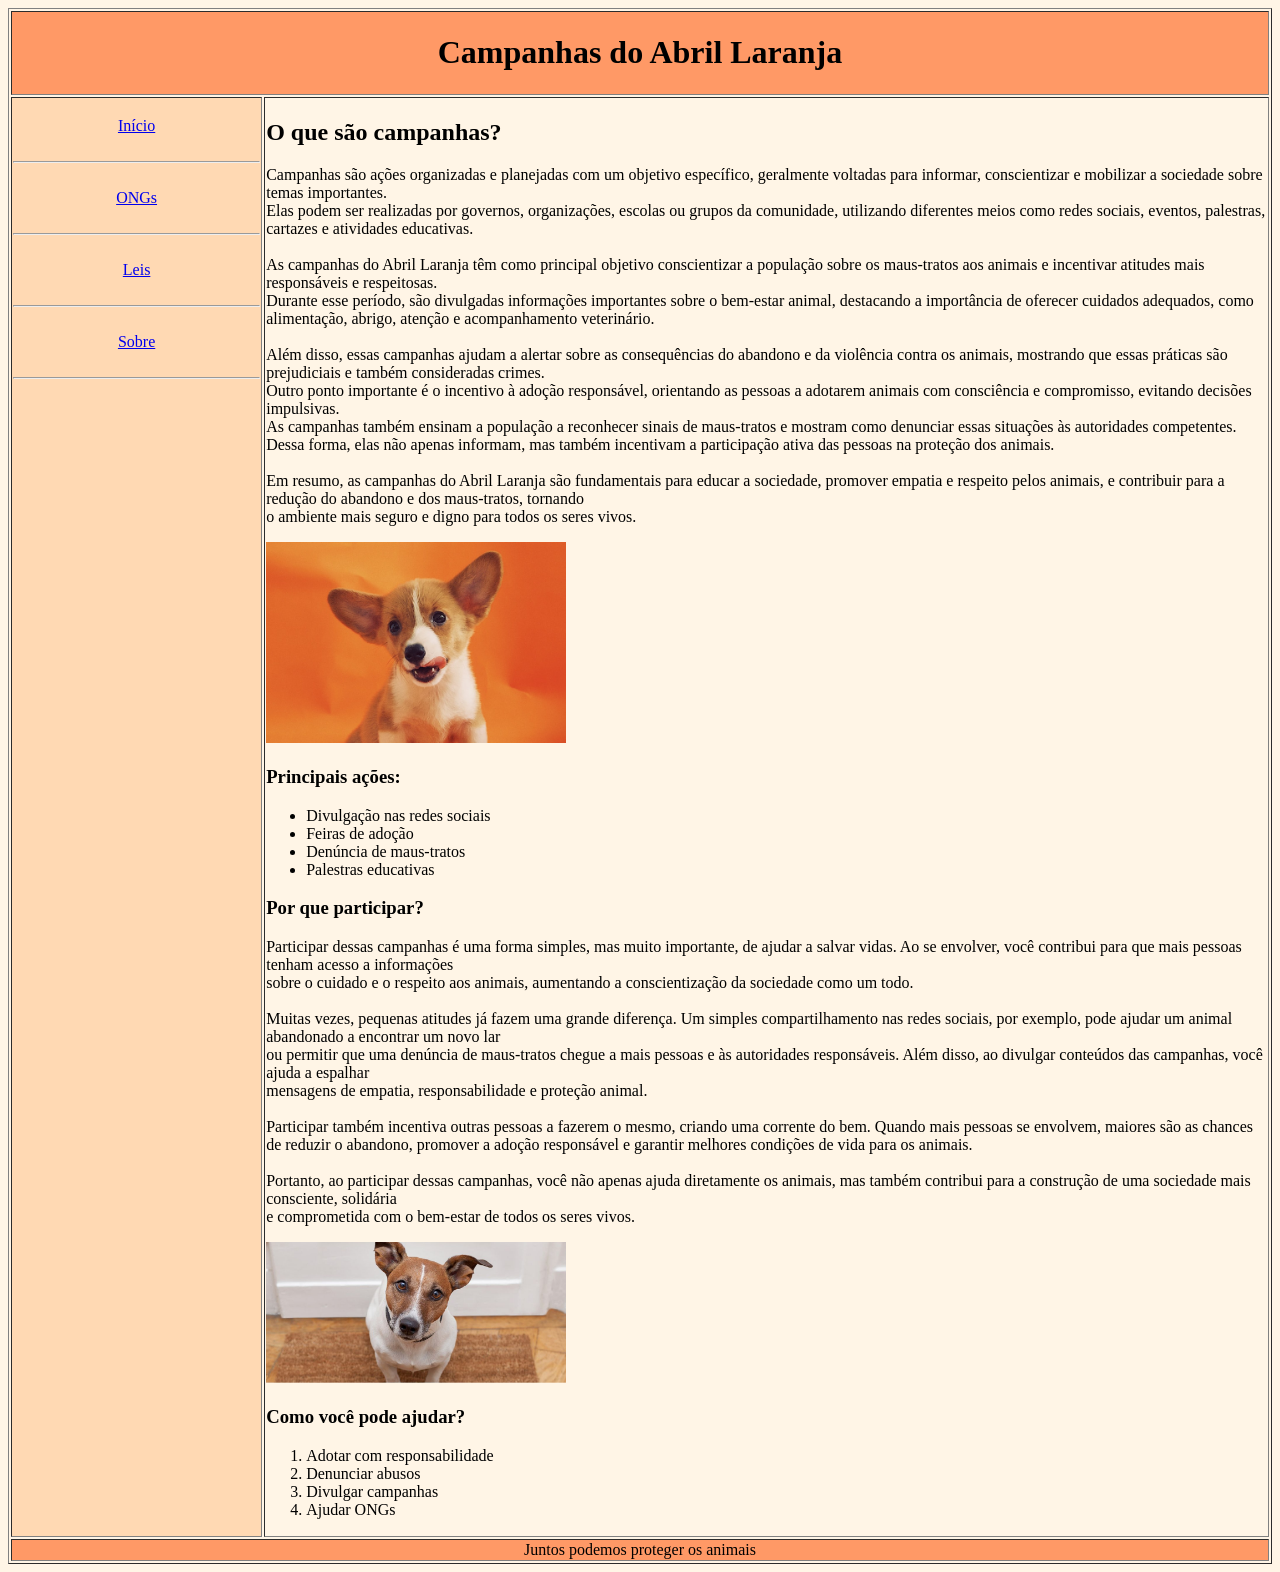
<file: Interfaces-web/1BIM/site-html/campanhas.html>
<!DOCTYPE html>
<html lang="ptbr">

<head>
    <meta charset="UTF-8">
    <meta name="viewport" content="width=device-width, initial-scale=1.0">
    <title>Campanhas</title>
</head>


<body bgcolor="#fff5e6">

<table width="100%" border="1">

<tr bgcolor="#ff9966">
    <td colspan="2" align="center">
        <h1> Campanhas do Abril Laranja</h1>
    </td>
</tr>

<tr>

<td width="20%" bgcolor="#ffd9b3" valign="top">
  <br>
    <center> <a href="index.html">Início</a><br></center>
  <br>
  <hr>
  <br>
    <center><a href="ongs.html">ONGs</a><br></center>
    <br>
  <hr>
  <br>
   <center><a href="leis.html">Leis</a><br></center>
    <br>
  <hr>
  <br>
  <center> <a href="sobre.html">Sobre</a></center>
  <br>
  <hr>
</td>

<td width="80%" valign="top">

    <h2>O que são campanhas?</h2>
<p>
Campanhas são ações organizadas e planejadas com um objetivo específico, geralmente voltadas para informar, conscientizar e mobilizar a sociedade sobre temas importantes.<br>
 Elas podem ser realizadas por governos, organizações, escolas ou grupos da comunidade, utilizando diferentes meios como redes sociais, eventos, palestras, cartazes e atividades educativas.<br>
<br>
As campanhas do Abril Laranja têm como principal objetivo conscientizar a população sobre os maus-tratos aos animais e incentivar atitudes mais responsáveis e respeitosas.<br>
 Durante esse período, são divulgadas informações importantes sobre o bem-estar animal, destacando a importância de oferecer cuidados adequados, como alimentação, abrigo, atenção e acompanhamento veterinário.<br>
<br>
Além disso, essas campanhas ajudam a alertar sobre as consequências do abandono e da violência contra os animais, mostrando que essas práticas são prejudiciais e também consideradas crimes.<br>
 Outro ponto importante é o incentivo à adoção responsável, orientando as pessoas a adotarem animais com consciência e compromisso, evitando decisões impulsivas.<br>
As campanhas também ensinam a população a reconhecer sinais de maus-tratos e mostram como denunciar essas situações às autoridades competentes.<br>
 Dessa forma, elas não apenas informam, mas também incentivam a participação ativa das pessoas na proteção dos animais.<br>
<br>
Em resumo, as campanhas do Abril Laranja são fundamentais para educar a sociedade, promover empatia e respeito pelos animais, e contribuir para a redução do abandono e dos maus-tratos, tornando<br>
 o ambiente mais seguro e digno para todos os seres vivos.<br>
</p>

<img src="cao.jpg" width="300">

<h3>Principais ações:</h3>

<ul>
    <li> Divulgação nas redes sociais</li>
    <li> Feiras de adoção</li>
    <li> Denúncia de maus-tratos</li>
    <li> Palestras educativas</li>
</ul>

<h3>Por que participar?</h3>

<p>
Participar dessas campanhas é uma forma simples, mas muito importante, de ajudar a salvar vidas. Ao se envolver, você contribui para que mais pessoas tenham acesso a informações<br>
 sobre o cuidado e o respeito aos animais, aumentando a conscientização da sociedade como um todo.<br>
<br>
Muitas vezes, pequenas atitudes já fazem uma grande diferença. Um simples compartilhamento nas redes sociais, por exemplo, pode ajudar um animal abandonado a encontrar um novo lar<br>
 ou permitir que uma denúncia de maus-tratos chegue a mais pessoas e às autoridades responsáveis. Além disso, ao divulgar conteúdos das campanhas, você ajuda a espalhar<br>
  mensagens de empatia, responsabilidade e proteção animal.<br>
<br>
Participar também incentiva outras pessoas a fazerem o mesmo, criando uma corrente do bem. Quando mais pessoas se envolvem, maiores são as chances<br>
 de reduzir o abandono, promover a adoção responsável e garantir melhores condições de vida para os animais.<br>
<br>
Portanto, ao participar dessas campanhas, você não apenas ajuda diretamente os animais, mas também contribui para a construção de uma sociedade mais consciente, solidária<br>
 e comprometida com o bem-estar de todos os seres vivos.<br>

</p>

<img src="adocao.jpg" width="300">

<h3>Como você pode ajudar?</h3>

<ol>
    <li>Adotar com responsabilidade</li>
    <li>Denunciar abusos</li>
    <li>Divulgar campanhas</li>
    <li>Ajudar ONGs</li>
</ol>
</td>

</tr>

<tr bgcolor="#ff9966">
    <td colspan="2" align="center">
        Juntos podemos proteger os animais
    </td>
</tr>

</table>

</body>
</html>
</file>
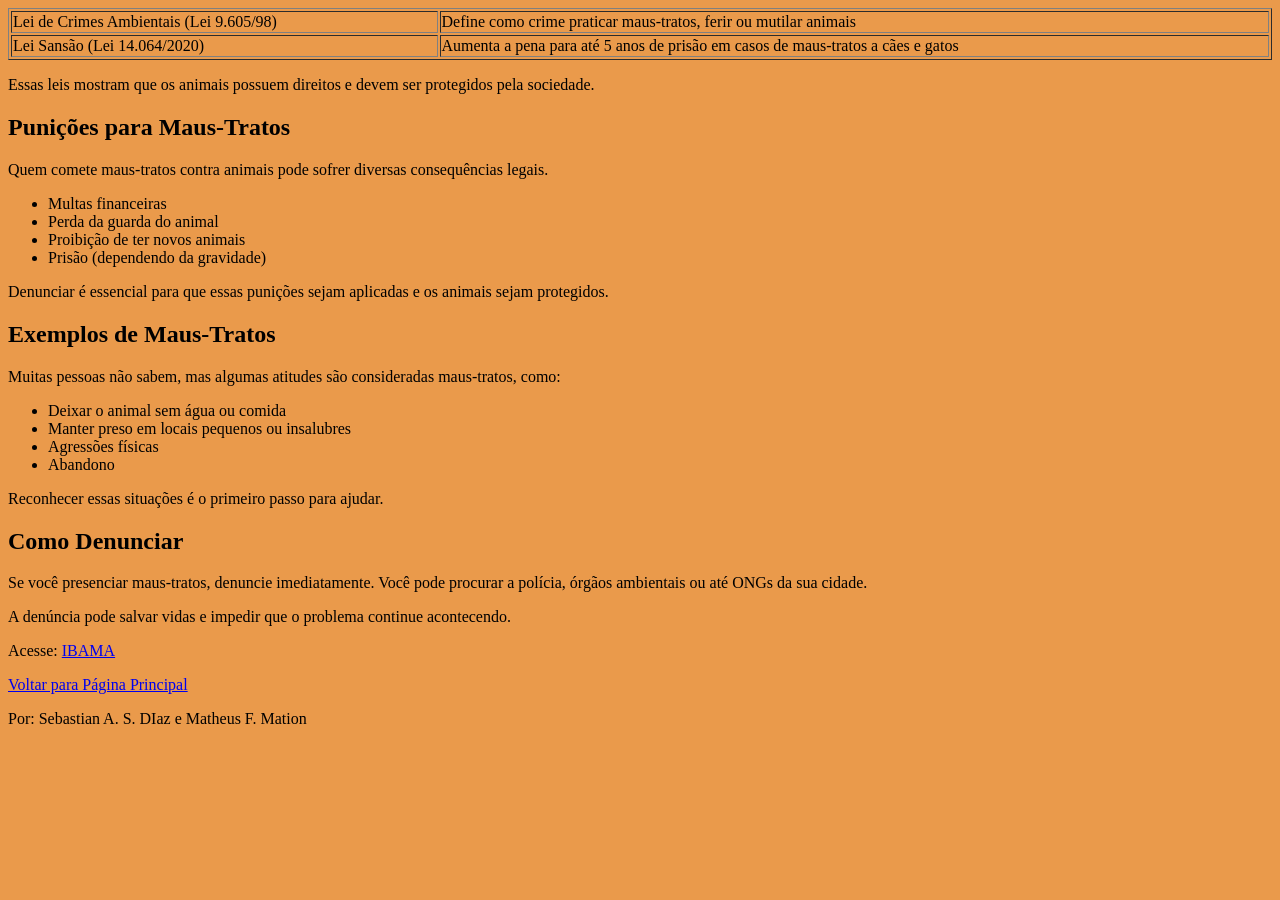
<file: Interfaces-web/1BIM/site-html/index2.html>
<!DOCTYPE html>
<html lang="ptbr">

<head>
    <meta charset="UTF-8">
    <meta name="viewport" content="width=device-width, initial-scale=1.0">
    <title>Document</title>
</head>

<body bgcolor="#EA9A4B">
    <table border="1" width="100%">
        <td>Lei de Crimes Ambientais (Lei 9.605/98)</td>
        <td>Define como crime praticar maus-tratos, ferir ou mutilar animais</td>
        </tr>

        <tr>
            <td>Lei Sansão (Lei 14.064/2020)</td>
            <td>Aumenta a pena para até 5 anos de prisão em casos de maus-tratos a cães e gatos</td>
        </tr>

    </table>

    <p>
        Essas leis mostram que os animais possuem direitos e devem ser protegidos pela sociedade.
    </p>
    </td>
    </tr>

    <!-- PUNIÇÕES -->
    <tr>
        <td id="punicoes">
            <h2>Punições para Maus-Tratos</h2>

            <p>
                Quem comete maus-tratos contra animais pode sofrer diversas consequências legais.
            </p>

            <ul>
                <li>Multas financeiras</li>
                <li>Perda da guarda do animal</li>
                <li>Proibição de ter novos animais</li>
                <li>Prisão (dependendo da gravidade)</li>
            </ul>

            <p>
                Denunciar é essencial para que essas punições sejam aplicadas e os animais sejam protegidos.
            </p>
        </td>
    </tr>

    <!-- EXEMPLOS -->
    <tr>
        <td>
            <h2>Exemplos de Maus-Tratos</h2>

            <p>
                Muitas pessoas não sabem, mas algumas atitudes são consideradas maus-tratos, como:
            </p>

            <ul>
                <li>Deixar o animal sem água ou comida</li>
                <li>Manter preso em locais pequenos ou insalubres</li>
                <li>Agressões físicas</li>
                <li>Abandono</li>
            </ul>

            <p>
                Reconhecer essas situações é o primeiro passo para ajudar.
            </p>
        </td>
    </tr>

    <!-- DENÚNCIA -->
    <tr>
        <td>
            <h2>Como Denunciar</h2>

            <p>
                Se você presenciar maus-tratos, denuncie imediatamente.
                Você pode procurar a polícia, órgãos ambientais ou até ONGs da sua cidade.
            </p>

            <p>
                A denúncia pode salvar vidas e impedir que o problema continue acontecendo.
            </p>

            <p>
                Acesse:
                <a href="https://www.gov.br/ibama" target="_blank">IBAMA</a>
            </p>
        </td>
    </tr>

    </table>

    </td>
    </tr>

    <!-- VOLTAR -->
    <tr>
        <td colspan="2" align="center">
            <a href="index.html">Voltar para Página Principal</a>
        </td>
    </tr>

    </table>
    </center>
    <p>Por: Sebastian A. S. DIaz e Matheus F. Mation</p>
</body>

</html>
</file>
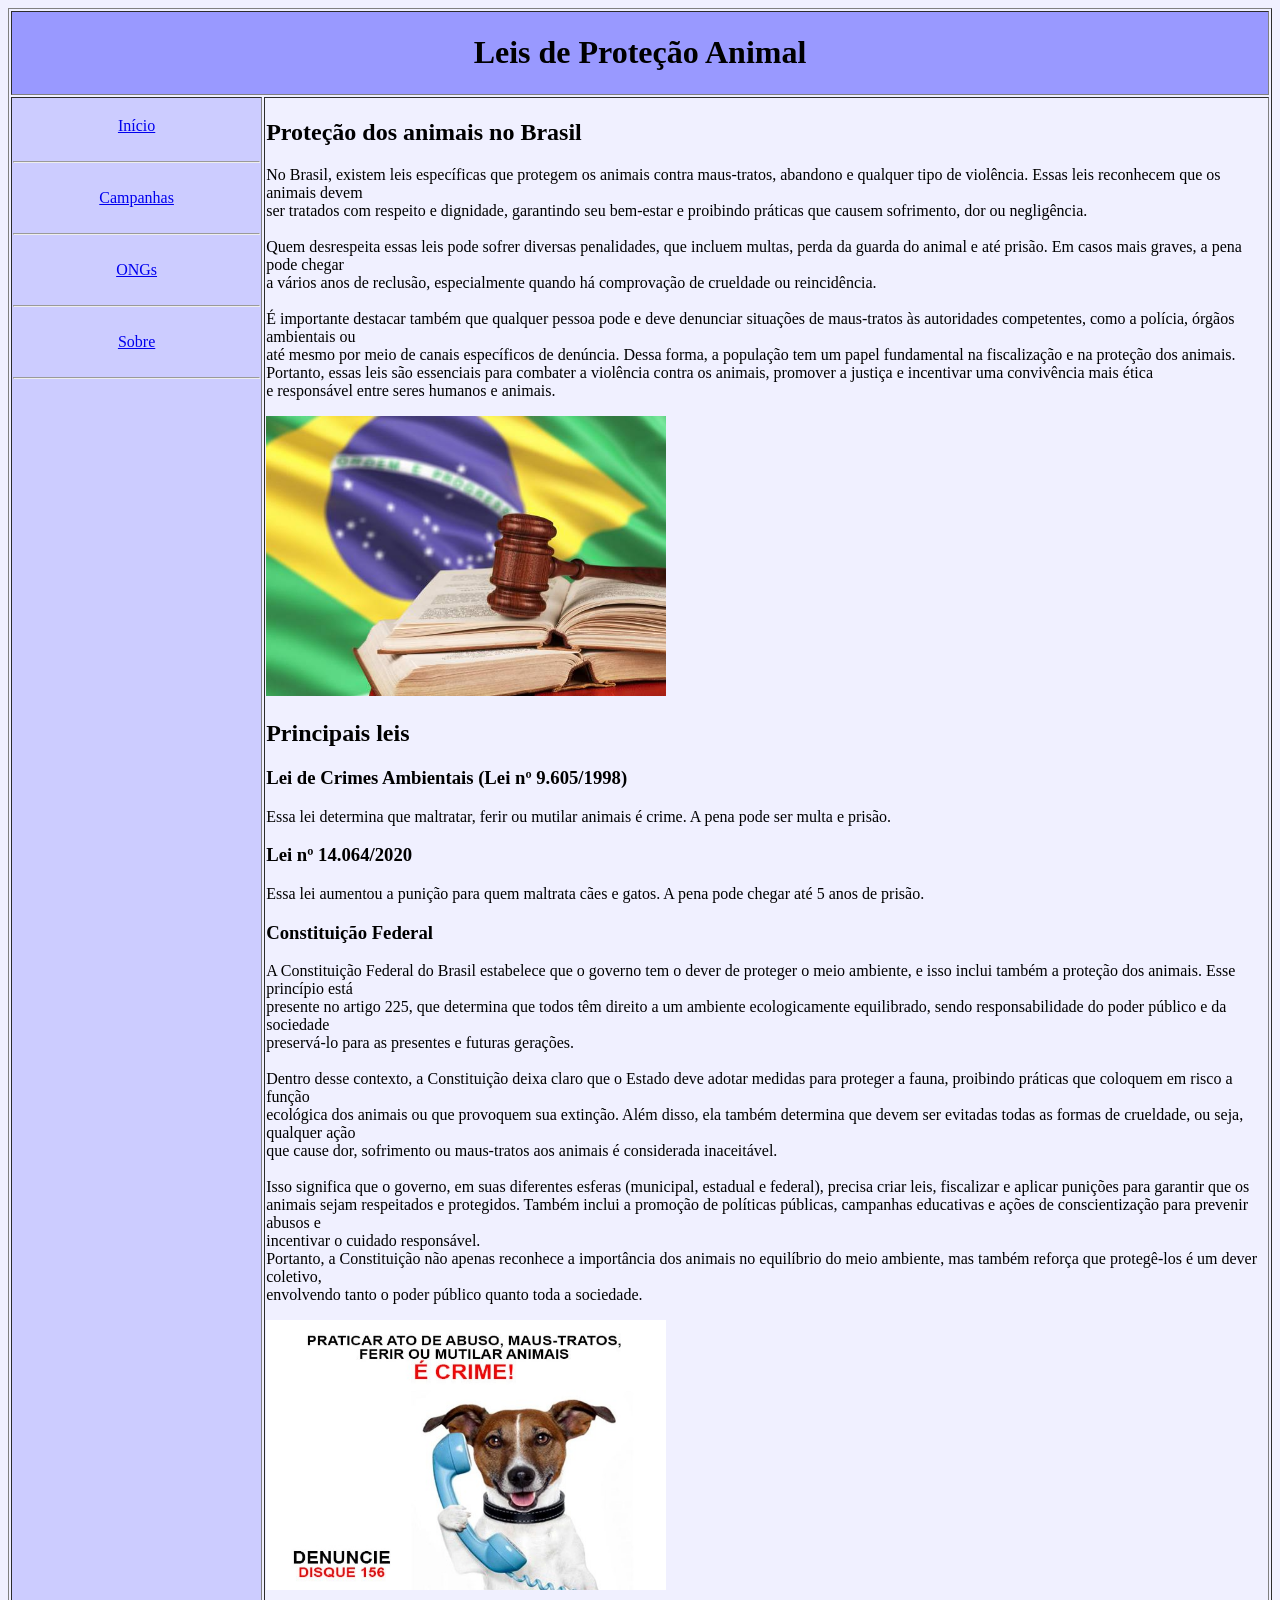
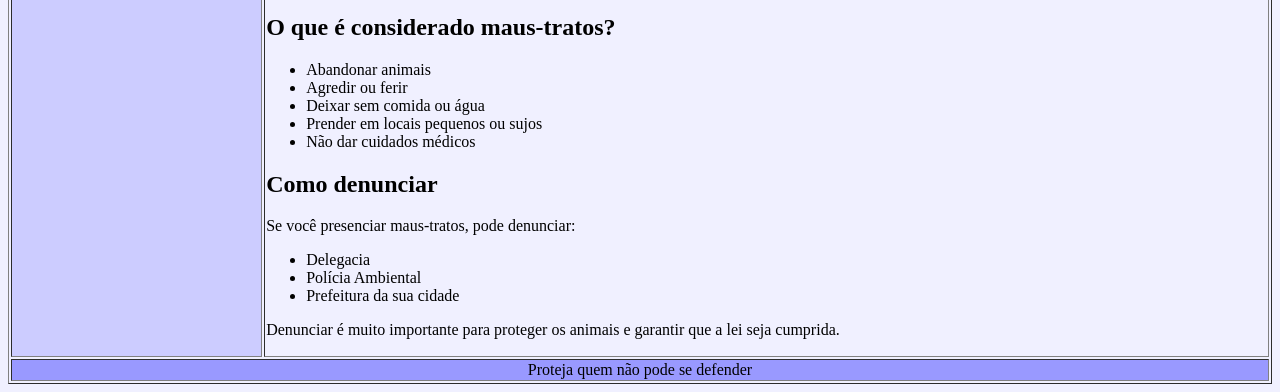
<file: Interfaces-web/1BIM/site-html/leis.html>
<!DOCTYPE html>
<html lang="ptbr">

<head>
    <meta charset="UTF-8">
    <meta name="viewport" content="width=device-width, initial-scale=1.0">
    <title>leis</title>
</head>

<body bgcolor="#f0f0ff">

<table width="100%" border="1">

<tr bgcolor="#9999ff">
    <td colspan="2" align="center">
        <h1> Leis de Proteção Animal</h1>
    </td>
</tr>

<tr>

<td width="20%" bgcolor="#ccccff" valign="top">
   <br>
    <center> <a href="index.html">Início</a><br></center>
  <br>
  <hr>
  <br>
    <center> <a href="campanhas.html">Campanhas</a><br></center>
    <br>
  <hr>
  <br>
   <center> <a href="ongs.html">ONGs</a><br></center>
    <br>
  <hr>
  <br>
  <center> <a href="sobre.html">Sobre</a></center>
  <br>
  <hr>
</td>

<td width="80%" valign="top">

<h2>Proteção dos animais no Brasil</h2>

<p>
No Brasil, existem leis específicas que protegem os animais contra maus-tratos, abandono e qualquer tipo de violência. Essas leis reconhecem que os animais devem<br>
 ser tratados com respeito e dignidade, garantindo seu bem-estar e proibindo práticas que causem sofrimento, dor ou negligência.<br>
 <br>
 Quem desrespeita essas leis pode sofrer diversas penalidades, que incluem multas, perda da guarda do animal e até prisão. Em casos mais graves, a pena pode chegar<br>
  a vários anos de reclusão, especialmente quando há comprovação de crueldade ou reincidência.<br>
  <br>
  É importante destacar também que qualquer pessoa pode e deve denunciar situações de maus-tratos às autoridades competentes, como a polícia, órgãos ambientais ou<br>
   até mesmo por meio de canais específicos de denúncia. Dessa forma, a população tem um papel fundamental na fiscalização e na proteção dos animais.<br>
Portanto, essas leis são essenciais para combater a violência contra os animais, promover a justiça e incentivar uma convivência mais ética<br>
 e responsável entre seres humanos e animais.<br>

</p>

<img src="leis.jpeg" width="400">

<h2> Principais leis</h2>

<h3>Lei de Crimes Ambientais (Lei nº 9.605/1998)</h3>
<p>
Essa lei determina que maltratar, ferir ou mutilar animais é crime.
A pena pode ser multa e prisão.
</p>

<h3>Lei nº 14.064/2020</h3>
<p>
Essa lei aumentou a punição para quem maltrata cães e gatos.
A pena pode chegar até 5 anos de prisão.
</p>

<h3>Constituição Federal</h3>
<p>
A Constituição Federal do Brasil estabelece que o governo tem o dever de proteger o meio ambiente, e isso inclui também a proteção dos animais. Esse princípio está<br>
 presente no artigo 225, que determina que todos têm direito a um ambiente ecologicamente equilibrado, sendo responsabilidade do poder público e da sociedade<br> 
 preservá-lo para as presentes e futuras gerações.<br>
 <br>
Dentro desse contexto, a Constituição deixa claro que o Estado deve adotar medidas para proteger a fauna, proibindo práticas que coloquem em risco a função<br> 
ecológica dos animais ou que provoquem sua extinção. Além disso, ela também determina que devem ser evitadas todas as formas de crueldade, ou seja, qualquer ação<br>
 que cause dor, sofrimento ou maus-tratos aos animais é considerada inaceitável.<br>
<br>
Isso significa que o governo, em suas diferentes esferas (municipal, estadual e federal), precisa criar leis, fiscalizar e aplicar punições para garantir que os<br>
 animais sejam respeitados e protegidos. Também inclui a promoção de políticas públicas, campanhas educativas e ações de conscientização para prevenir abusos e<br>
  incentivar o cuidado responsável.<br>

Portanto, a Constituição não apenas reconhece a importância dos animais no equilíbrio do meio ambiente, mas também reforça que protegê-los é um dever coletivo,<br>
 envolvendo tanto o poder público quanto toda a sociedade.<br>
</p>

<img src="denuncia.jpg" width="400">

<h2> O que é considerado maus-tratos?</h2>

<ul>
    <li>Abandonar animais</li>
    <li>Agredir ou ferir</li>
    <li>Deixar sem comida ou água</li>
    <li>Prender em locais pequenos ou sujos</li>
    <li>Não dar cuidados médicos</li>
</ul>

<h2> Como denunciar</h2>

<p>
Se você presenciar maus-tratos, pode denunciar:
</p>

<ul>
    <li>Delegacia</li>
    <li>Polícia Ambiental</li>
    <li>Prefeitura da sua cidade</li>
</ul>

<p>
Denunciar é muito importante para proteger os animais e garantir que a lei seja cumprida.
</p>

</td>

</tr>

<tr bgcolor="#9999ff">
    <td colspan="2" align="center">
        Proteja quem não pode se defender 
    </td>
</tr>

</table>

</body>
</html>
</file>
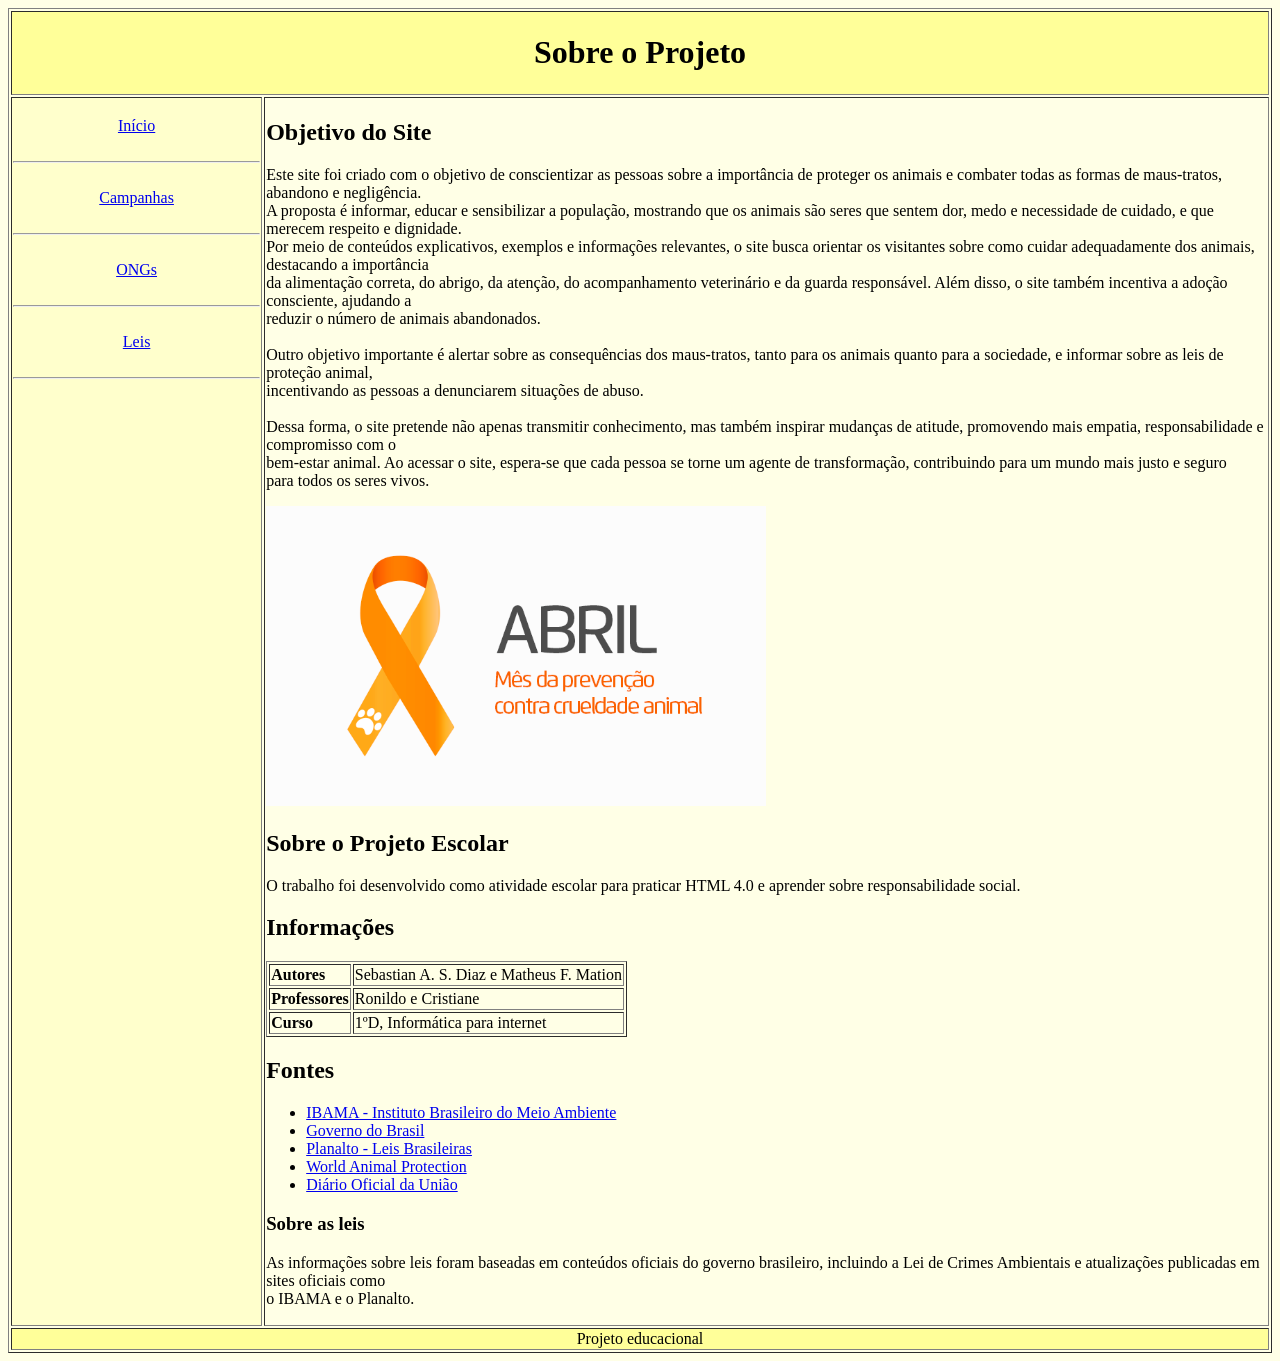
<file: Interfaces-web/1BIM/site-html/sobre.html>
<!DOCTYPE html>
<html lang="ptbr">

<head>
    <meta charset="UTF-8">
    <meta name="viewport" content="width=device-width, initial-scale=1.0">
    <title>leis</title>
</head>

<body bgcolor="#ffffe6">

<table width="100%" border="1">

<tr bgcolor="#ffff99">
    <td colspan="2" align="center">
        <h1> Sobre o Projeto</h1>
    </td>
</tr>

<tr>

<td width="20%" bgcolor="#ffffcc" valign="top">
  <br>
    <center> <a href="index.html">Início</a><br></center>
  <br>
  <hr>
  <br>
    <center> <a href="campanhas.html">Campanhas</a><br></center>
    <br>
  <hr>
  <br>
   <center> <a href="ongs.html">ONGs</a><br></center>
    <br>
  <hr>
  <br>
  <center> <a href="leis.html">Leis</a> </center>
   <br>
  <hr>
</td>

<td width="80%" valign="top">

<h2>Objetivo do Site</h2>
<p>
Este site foi criado com o objetivo de conscientizar as pessoas sobre a importância de proteger os animais e combater todas as formas de maus-tratos, abandono e negligência.<br>
 A proposta é informar, educar e sensibilizar a população, mostrando que os animais são seres que sentem dor, medo e necessidade de cuidado, e que merecem respeito e dignidade.<br>
Por meio de conteúdos explicativos, exemplos e informações relevantes, o site busca orientar os visitantes sobre como cuidar adequadamente dos animais, destacando a importância<br>
 da alimentação correta, do abrigo, da atenção, do acompanhamento veterinário e da guarda responsável. Além disso, o site também incentiva a adoção consciente, ajudando a<br>
  reduzir o número de animais abandonados.<br>
  <br>
Outro objetivo importante é alertar sobre as consequências dos maus-tratos, tanto para os animais quanto para a sociedade, e informar sobre as leis de proteção animal,<br>
 incentivando as pessoas a denunciarem situações de abuso.<br>
 <br>
Dessa forma, o site pretende não apenas transmitir conhecimento, mas também inspirar mudanças de atitude, promovendo mais empatia, responsabilidade e compromisso com o<br>
 bem-estar animal. Ao acessar o site, espera-se que cada pessoa se torne um agente de transformação, contribuindo para um mundo mais justo e seguro<br>
  para todos os seres vivos.<br>
</p>

<img src="noticia.png" width="500">

<h2>Sobre o Projeto Escolar</h2>

<p>
O trabalho foi desenvolvido como atividade escolar para praticar HTML 4.0 e aprender sobre responsabilidade social.
</p>

<h2>Informações</h2>

<table border="1">
<tr>
    <td><b>Autores</b></td>
    <td>Sebastian A. S. Diaz e Matheus F. Mation</td>
</tr>
<tr>
    <td><b>Professores</b></td>
    <td>Ronildo e Cristiane</td>
</tr>
<tr>
    <td><b>Curso</b></td>
    <td>1ºD, Informática para internet</td>
</tr>
</table>

<h2>Fontes</h2>

<ul>
    <li>
        <a href="https://www.gov.br/ibama">IBAMA - Instituto Brasileiro do Meio Ambiente</a>
    </li>
    <li>
        <a href="https://www.gov.br">Governo do Brasil</a>
    </li>
    <li>
        <a href="https://www.planalto.gov.br">Planalto - Leis Brasileiras</a>
    </li>
    <li>
        <a href="https://www.worldanimalprotection.org">World Animal Protection</a>
    </li>
    <li>
        <a href="https://www.in.gov.br">Diário Oficial da União</a>
    </li>
</ul>

<h3>Sobre as leis</h3>

<p>
As informações sobre leis foram baseadas em conteúdos oficiais do governo brasileiro, incluindo a Lei de Crimes Ambientais e atualizações publicadas em sites oficiais como<br>
 o IBAMA e o Planalto.
</p>

</td>

</tr>

<tr bgcolor="#ffff99">
    <td colspan="2" align="center">
        Projeto educacional
    </td>
</tr>

</table>

</body>
</html>
</file>
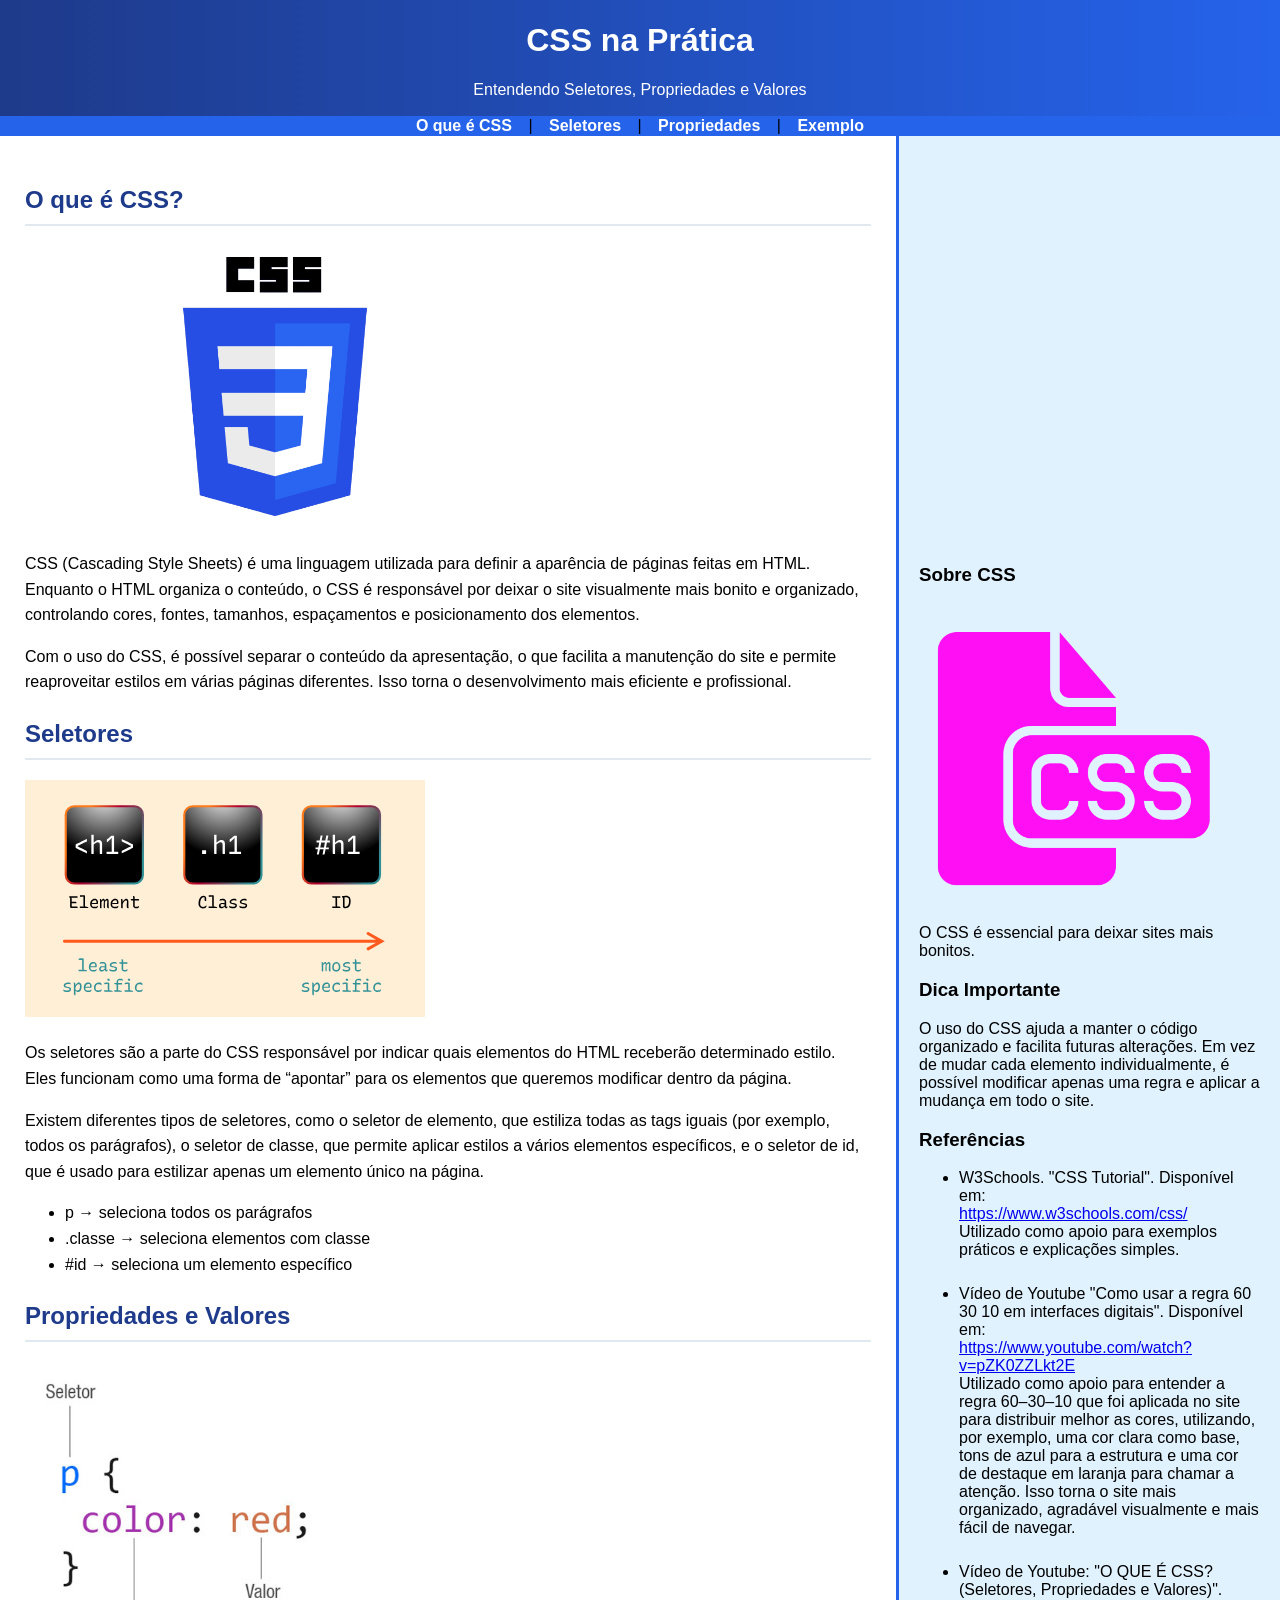
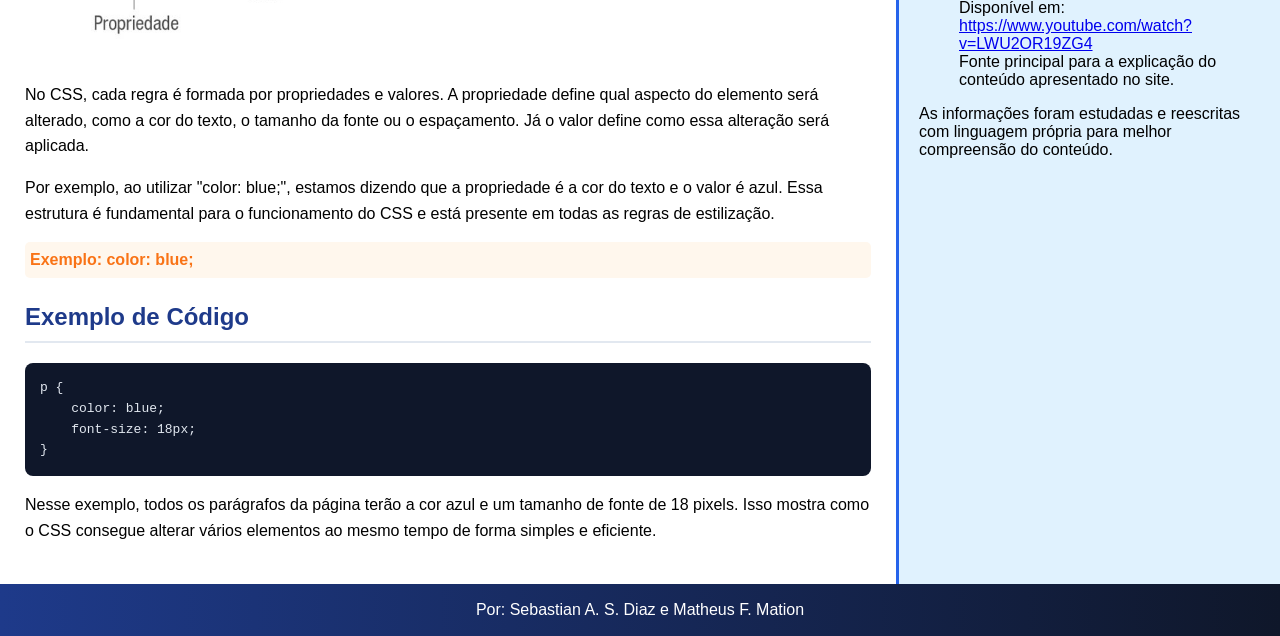
<file: Interfaces-web/2BIM/Site-CSS/index.html.html>
<!DOCTYPE html>
<html lang="pt-br">
<head>
    <meta charset="UTF-8">
    <title>O que é CSS</title>
    <link rel="stylesheet" href="style.css">
</head>

<body>

<table border="0" width="100%" cellspacing="0">

    
    <tr class="header">
        <td colspan="2">
            <h1>CSS na Prática</h1>
            <p>Entendendo Seletores, Propriedades e Valores</p>
        </td>
    </tr>

   
    <tr class="menu">
        <td colspan="2">
            <a href="#css">O que é CSS</a> |
            <a href="#seletores">Seletores</a> |
            <a href="#propriedades">Propriedades</a> |
            <a href="#exemplo">Exemplo</a>
        </td>
    </tr>

    
    <tr>
        <td width="70%" class="conteudo">

            <h2 id="css">O que é CSS?</h2>
            <img src="css-logo.png" width="500">
            
            <p>
                CSS (Cascading Style Sheets) é uma linguagem utilizada para definir a aparência
                de páginas feitas em HTML. Enquanto o HTML organiza o conteúdo, o CSS é responsável
                por deixar o site visualmente mais bonito e organizado, controlando cores, fontes,
                tamanhos, espaçamentos e posicionamento dos elementos.
            </p>
            <p>
                Com o uso do CSS, é possível separar o conteúdo da apresentação, o que facilita a
                manutenção do site e permite reaproveitar estilos em várias páginas diferentes.
                Isso torna o desenvolvimento mais eficiente e profissional.
            </p>

            <h2 id="seletores">Seletores</h2>
            <img src="seletor.svg" width="400">
            <p>
                Os seletores são a parte do CSS responsável por indicar quais elementos do HTML
                receberão determinado estilo. Eles funcionam como uma forma de “apontar” para os
                elementos que queremos modificar dentro da página.
            </p>
            <p>
                Existem diferentes tipos de seletores, como o seletor de elemento, que estiliza
                todas as tags iguais (por exemplo, todos os parágrafos), o seletor de classe, que
                permite aplicar estilos a vários elementos específicos, e o seletor de id, que é
                usado para estilizar apenas um elemento único na página.
            </p>

            <ul>
                <li>p → seleciona todos os parágrafos</li>
                <li>.classe → seleciona elementos com classe</li>
                <li>#id → seleciona um elemento específico</li>
            </ul>

            <h2 id="propriedades">Propriedades e Valores</h2>
            <img src="propriedade.jpg" width="300">
            <p>
                No CSS, cada regra é formada por propriedades e valores. A propriedade define qual
                aspecto do elemento será alterado, como a cor do texto, o tamanho da fonte ou o
                espaçamento. Já o valor define como essa alteração será aplicada.
            </p>
            <p>
                Por exemplo, ao utilizar "color: blue;", estamos dizendo que a propriedade é a cor
                do texto e o valor é azul. Essa estrutura é fundamental para o funcionamento do CSS
                e está presente em todas as regras de estilização.
            </p>

            <p class="destaque">
                Exemplo: color: blue;
            </p>

            <h2 id="exemplo">Exemplo de Código</h2>

<pre>
p {
    color: blue;
    font-size: 18px;
}
</pre>

            <p>
                Nesse exemplo, todos os parágrafos da página terão a cor azul e um tamanho de fonte
                de 18 pixels. Isso mostra como o CSS consegue alterar vários elementos ao mesmo tempo
                de forma simples e eficiente.
            </p>

        </td>

        <td width="30%" class="lateral">
            

    <h3>Sobre CSS</h3>

    <img src="iconecss.png" width="300">

    <p>
    O CSS é essencial para deixar sites mais bonitos.
    </p>

            <h3>Dica Importante</h3>
            <p>
                O uso do CSS ajuda a manter o código organizado e facilita futuras alterações.
                Em vez de mudar cada elemento individualmente, é possível modificar apenas uma regra
                e aplicar a mudança em todo o site.
            </p>

            <h3>Referências</h3>

<ul>

    <li>
        W3Schools. "CSS Tutorial".
        Disponível em:
        <br>
        <a href="https://www.w3schools.com/css/" target="_blank">
        https://www.w3schools.com/css/
        </a>
        <br>
        Utilizado como apoio para exemplos práticos e explicações simples.
    </li>

    <br>

    <li>
        Vídeo de Youtube "Como usar a regra 60 30 10 em interfaces digitais".
        Disponível em:
        <br>
        <a href="https://www.youtube.com/watch?v=pZK0ZZLkt2E" target="_blank">
       https://www.youtube.com/watch?v=pZK0ZZLkt2E
        </a>
        <br>
        Utilizado como apoio para entender a regra 60–30–10 que foi aplicada no site para distribuir melhor as cores, utilizando, por exemplo, uma cor clara
         como base, tons de azul para a estrutura e uma cor de destaque em laranja para chamar a atenção. Isso torna o site mais organizado, agradável
          visualmente e mais fácil de navegar.<br>
    </li>

    <br>

    <li>
        Vídeo de Youtube: "O QUE É CSS? (Seletores, Propriedades e Valores)".
        Disponível em:
        <br>
        <a href="https://www.youtube.com/watch?v=LWU2OR19ZG4" target="_blank">
        https://www.youtube.com/watch?v=LWU2OR19ZG4
        </a>
        <br>
        Fonte principal para a explicação do conteúdo apresentado no site.
    </li>

</ul>

<p>
As informações foram estudadas e reescritas com linguagem própria para melhor compreensão do conteúdo.
</p>
        </td>
    </tr>

    <tr class="footer">
        <td colspan="2">
            <p>Por: Sebastian A. S. Diaz e Matheus F. Mation</p>
        </td>
    </tr>

</table>
</body>
</html>
</file>
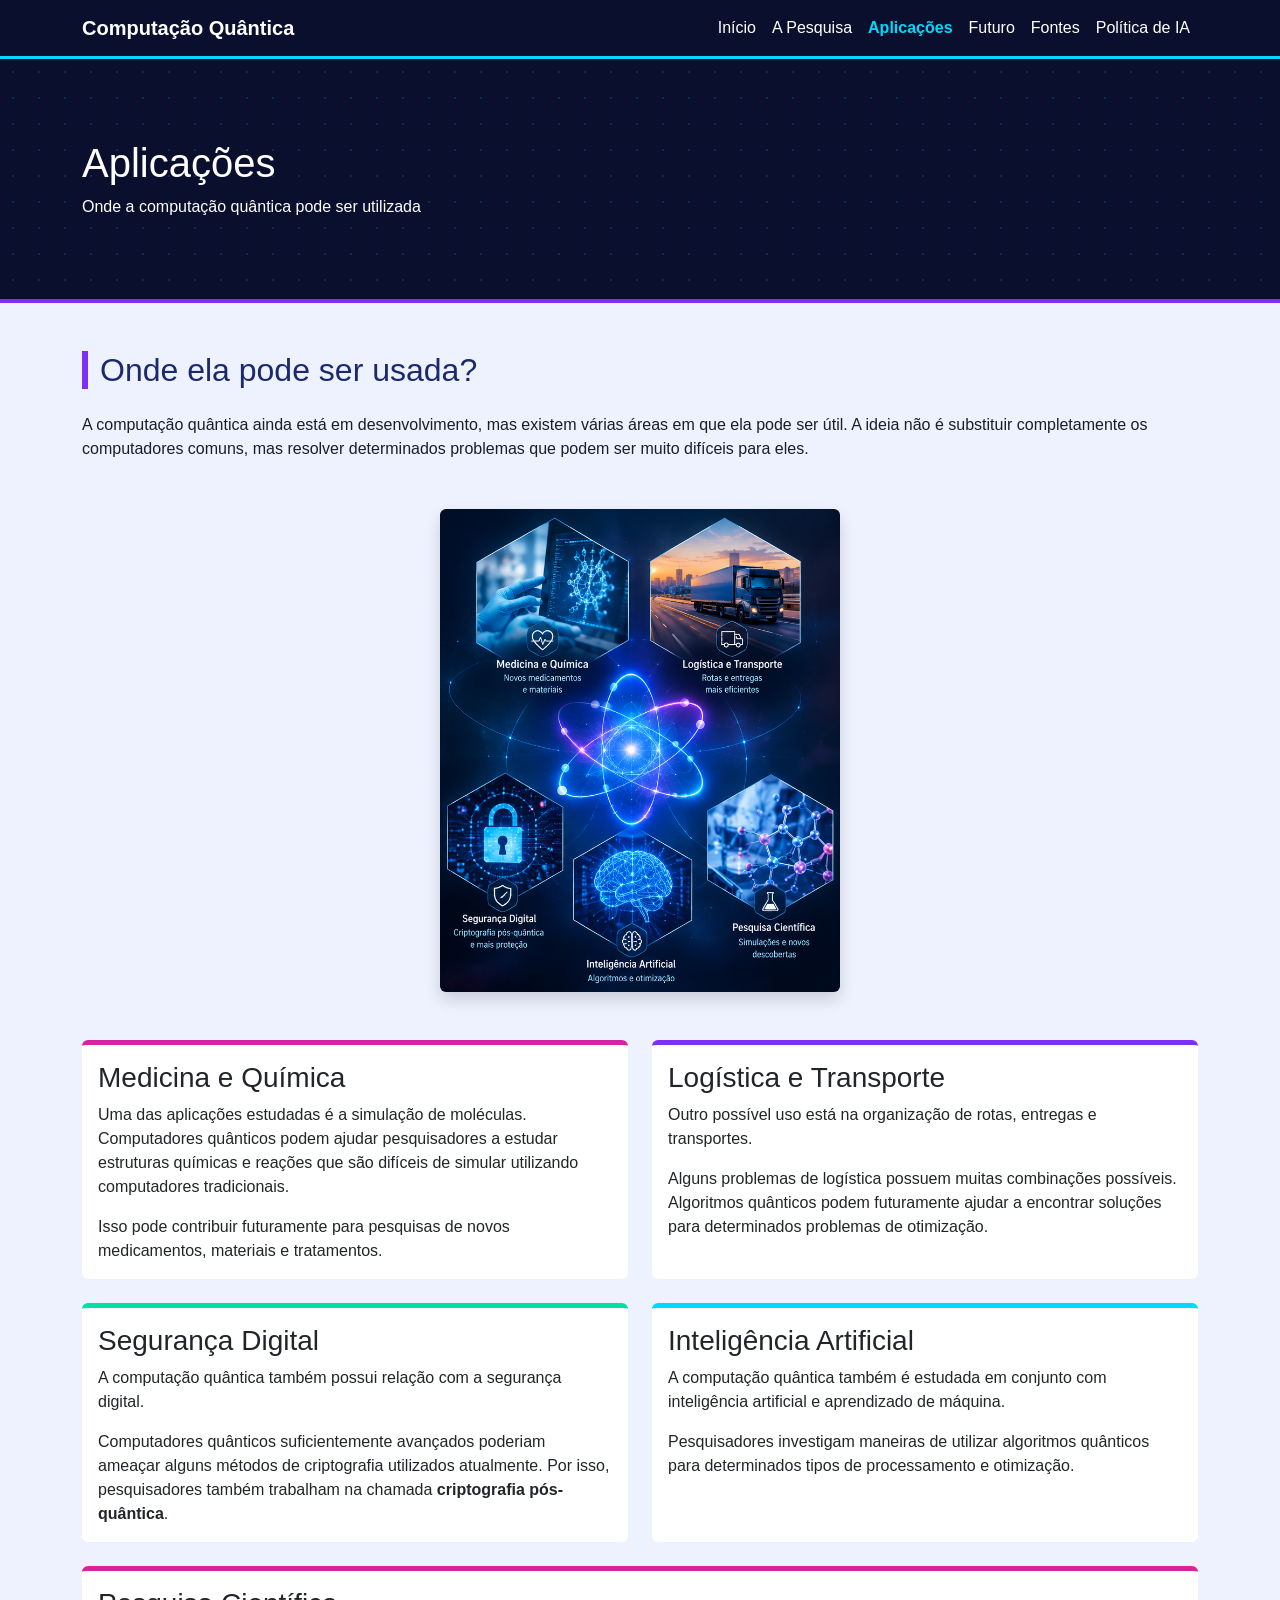
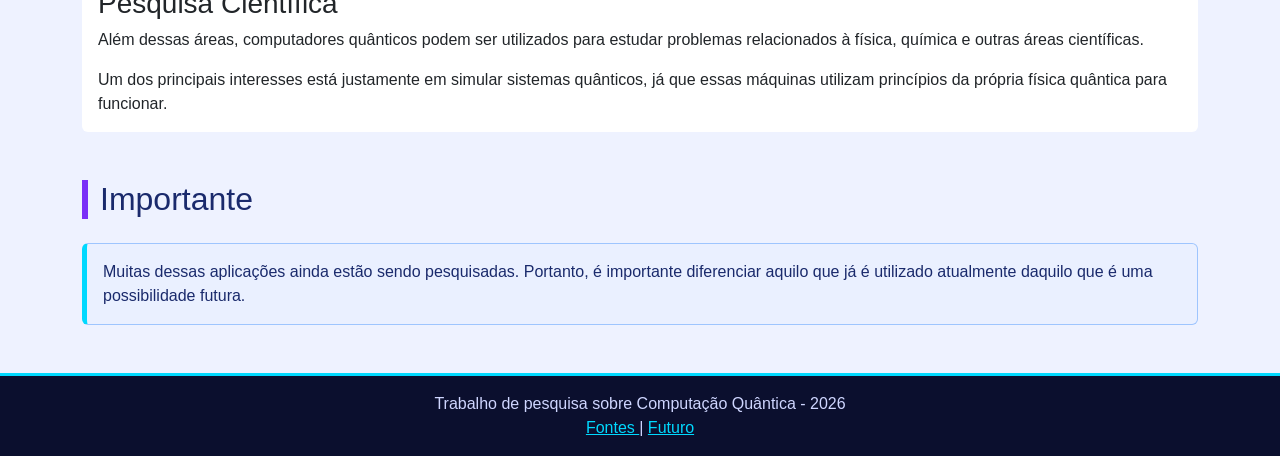
<file: Interfaces-web/3BIM/computacao-quantica-site/aplicacoes.html>
<!DOCTYPE html>
<html lang="pt-br">

<head>

    <meta charset="UTF-8">
    <meta name="viewport" content="width=device-width, initial-scale=1.0">

    <title>Computação Quântica | Aplicações</title>

    <link href="https://cdn.jsdelivr.net/npm/bootstrap@5.3.7/dist/css/bootstrap.min.css" rel="stylesheet">

    <link rel="stylesheet" href="style.css">

</head>

<body>

<!-- Navbar -->

<nav class="navbar navbar-expand-lg navbar-quantum">

    <div class="container">

        <a class="navbar-brand fw-bold" href="index.html">
            Computação Quântica
        </a>

        <button class="navbar-toggler" type="button"
                data-bs-toggle="collapse"
                data-bs-target="#navMenu">

            <span class="navbar-toggler-icon"></span>

        </button>

        <div class="collapse navbar-collapse" id="navMenu">

            <ul class="navbar-nav ms-auto">

                <li class="nav-item">
                    <a class="nav-link" href="index.html">
                        Início
                    </a>
                </li>

                <li class="nav-item">
                    <a class="nav-link" href="sobre.html">
                        A Pesquisa
                    </a>
                </li>

                <li class="nav-item">
                    <a class="nav-link active" href="aplicacoes.html">
                        Aplicações
                    </a>
                </li>

                <li class="nav-item">
                    <a class="nav-link" href="futuro.html">
                        Futuro
                    </a>
                </li>

                <li class="nav-item">
                    <a class="nav-link" href="fontes.html">
                        Fontes
                    </a>
                </li>

                <li class="nav-item">
                    <a class="nav-link" href="politica-ia.html">
                        Política de IA
                    </a>
                </li>

            </ul>

        </div>

    </div>

</nav>


<!-- Cabeçalho -->

<header class="hero-quantum">

    <div class="container">

        <h1>Aplicações</h1>

        <p class="mb-0">
            Onde a computação quântica pode ser utilizada
        </p>

    </div>

</header>


<main class="container my-5">


<section class="mb-5">

    <h2 class="section-title">
        Onde ela pode ser usada?
    </h2>

    <p>
        A computação quântica ainda está em desenvolvimento, mas existem
        várias áreas em que ela pode ser útil. A ideia não é substituir
        completamente os computadores comuns, mas resolver determinados
        problemas que podem ser muito difíceis para eles.
    </p>

</section>


<div class="row g-4">

    <div class="text-center my-4">
    <img src="chatgpt-img2.png"
         alt="Aplicações da computação quântica"
         class="img-fluid rounded shadow"
         width="400px">
</div>

<!-- Medicina e química -->

<div class="col-12 col-md-6">

    <div class="card card-quantum h-100">

        <div class="card-body">

            <h3 class="card-title">
                Medicina e Química
            </h3>

            <p class="card-text">

                Uma das aplicações estudadas é a simulação de moléculas.
                Computadores quânticos podem ajudar pesquisadores a estudar
                estruturas químicas e reações que são difíceis de simular
                utilizando computadores tradicionais.

            </p>

            <p class="card-text">

                Isso pode contribuir futuramente para pesquisas de novos
                medicamentos, materiais e tratamentos.

            </p>

        </div>

    </div>

</div>


<!-- Logística -->

<div class="col-12 col-md-6">

    <div class="card card-quantum h-100">

        <div class="card-body">

            <h3 class="card-title">
                Logística e Transporte
            </h3>

            <p class="card-text">

                Outro possível uso está na organização de rotas,
                entregas e transportes.

            </p>

            <p class="card-text">

                Alguns problemas de logística possuem muitas combinações
                possíveis. Algoritmos quânticos podem futuramente ajudar
                a encontrar soluções para determinados problemas de
                otimização.

            </p>

        </div>

    </div>

</div>


<!-- Segurança -->

<div class="col-12 col-md-6">

    <div class="card card-quantum h-100">

        <div class="card-body">

            <h3 class="card-title">
                Segurança Digital
            </h3>

            <p class="card-text">

                A computação quântica também possui relação com a
                segurança digital.

            </p>

            <p class="card-text">

                Computadores quânticos suficientemente avançados poderiam
                ameaçar alguns métodos de criptografia utilizados atualmente.
                Por isso, pesquisadores também trabalham na chamada
                <strong>criptografia pós-quântica</strong>.

            </p>

        </div>

    </div>

</div>


<!-- Inteligência artificial -->

<div class="col-12 col-md-6">

    <div class="card card-quantum h-100">

        <div class="card-body">

            <h3 class="card-title">
                Inteligência Artificial
            </h3>

            <p class="card-text">

                A computação quântica também é estudada em conjunto com
                inteligência artificial e aprendizado de máquina.

            </p>

            <p class="card-text">

                Pesquisadores investigam maneiras de utilizar algoritmos
                quânticos para determinados tipos de processamento e
                otimização.

            </p>

        </div>

    </div>

</div>


<!-- Pesquisa científica -->

<div class="col-12">

    <div class="card card-quantum">

        <div class="card-body">

            <h3 class="card-title">
                Pesquisa Científica
            </h3>

            <p class="card-text">

                Além dessas áreas, computadores quânticos podem ser
                utilizados para estudar problemas relacionados à física,
                química e outras áreas científicas.

            </p>

            <p class="card-text mb-0">

                Um dos principais interesses está justamente em simular
                sistemas quânticos, já que essas máquinas utilizam
                princípios da própria física quântica para funcionar.

            </p>

        </div>

    </div>

</div>


</div>


<section class="mt-5">

    <h2 class="section-title">
        Importante
    </h2>

    <div class="alert alert-primary">

        Muitas dessas aplicações ainda estão sendo pesquisadas.
        Portanto, é importante diferenciar aquilo que já é utilizado
        atualmente daquilo que é uma possibilidade futura.

    </div>

</section>


</main>


<!-- Rodapé -->

<footer class="footer-quantum text-center py-3">

    <div class="container">

        <p class="mb-0">

            Trabalho de pesquisa sobre Computação Quântica - 2026

            <br>

            <a href="fontes.html">
                Fontes
            </a>
            |
            <a href="futuro.html">
                Futuro
            </a>

        </p>

    </div>

</footer>


<script src="https://cdn.jsdelivr.net/npm/bootstrap@5.3.7/dist/js/bootstrap.bundle.min.js"></script>

</body>

</html>
</file>
<file: Interfaces-web/2BIM/style.css>
/* Remove margens e espaçamentos padrões dos elementos */
*{
    margin: 0;
    padding: 0;
    box-sizing: border-box;
}

/* Define a aparência geral do site */
body{
    background-color: #f0f4ff;
    font-family: Arial, Helvetica, sans-serif;
    color: #222;
}

/* Estilização do cabeçalho */
header{
    background-color: #003366;
    padding: 20px;
    text-align: center;
}

header h1{
    color: white;
    margin-bottom: 15px;
}

/* Estilização dos links do menu */
nav a{
    color: white;
    text-decoration: none;
    margin: 10px;
    padding: 8px;
}

/* Efeito quando o mouse passa sobre o link */
nav a:hover{
    background-color: #0055aa;
    border-radius: 5px;
}

main{
    width: 90%;
    margin: auto;
    padding: 20px;
}

section{
    background-color: white;
    padding: 20px;
    margin-top: 20px;
    border-radius: 10px;
}

section h2{
    margin-bottom: 15px;
    color: #003366;
}

section p{
    margin-bottom: 15px;
    line-height: 25px;
}

img{
    width: 100%;
    max-width: 500px;
    display: block;
    margin: auto;
    margin-bottom: 20px;
    border-radius: 10px;
}

ul{
    margin-left: 20px;
    margin-bottom: 20px;
}

table{
    width: 100%;
    border-collapse: collapse;
    margin-top: 20px;
}

table, th, td{
    border: 1px solid black;
}

th{
    background-color: #003366;
    color: white;
}

th, td{
    padding: 10px;
    text-align: center;
}

footer{
    background-color: #003366;
    color: white;
    text-align: center;
    padding: 15px;
    margin-top: 20px;
}

/* --- ESTILO BASE (MOBILE-FIRST) --- */
/* Focado em telas pequenas (iPhone/Android) */
body {
    font-family: Arial, sans-serif;
    margin: 0;
    display: flex;
    flex-direction: column;
    min-height: 100vh;
}



nav ul {
    list-style: none;
    padding: 0;
    text-align: center; /* No mobile, menus centralizados são comuns */
}

main {
    flex: 1; /* Faz o main ocupar o espaço restante, empurrando o rodapé */
    padding: 20px;
    text-align: center;
}



/* --- MEDIA QUERY: TABLETS (Telas acima de 600px) --- */
@media (min-width: 600px) {
    nav ul {
        display: flex;
        justify-content: center;
    }
    
    main {
        padding: 40px;
    }
}

/* --- MEDIA QUERY: COMPUTADOR (Telas acima de 1024px) --- */
@media (min-width: 1024px) {
    main {
        max-width: 1000px; /* Evita que o texto fique largo demais no PC */
        margin: 0 auto;    /* Centraliza o conteúdo no meio da tela */
        text-align: left;  /* Alinhamento padrão de leitura em desktop */
    }

    nav ul {
        justify-content: flex-start; /* Menu alinhado à esquerda no PC */
        padding-left: 50px;
    }
}
</file>
<file: Interfaces-web/2BIM/Site-CSS/style.css>
body {
    margin: 0;
    font-family: Arial, sans-serif;
    background-color: #f1f5f9; 
}


.header {
    background: linear-gradient(90deg, #1e3a8a, #2563eb);
    color: white;
    text-align: center;
    padding: 25px;
}


.menu {
    background-color: #2563eb;
    text-align: center;
    padding: 12px;
}

.menu a {
    color: white;
    text-decoration: none;
    margin: 12px;
    font-weight: bold;
    transition: 0.3s;
}


.menu a:hover {
    color: #f97316;
}


.conteudo {
    background-color: white;
    padding: 25px;
    line-height: 1.6;
}


h2 {
    color: #1e3a8a;
    border-bottom: 2px solid #e2e8f0;
    padding-bottom: 5px;
}


.lateral {
    background-color: #e0f2fe;
    padding: 20px;
    border-left: 3px solid #2563eb;
}


.destaque {
    color: #f97316;
    font-weight: bold;
    background-color: #fff7ed;
    padding: 5px;
    border-radius: 5px;
}


pre {
    background-color: #0f172a;
    color: #e2e8f0;
    padding: 15px;
    border-radius: 8px;
    overflow-x: auto;
}


.footer {
    background: linear-gradient(90deg, #1e3a8a, #0f172a);
    color: white;
    text-align: center;
    padding: 12px;
}


.lateral ul li {
    margin-bottom: 8px;
}
/* --- ESTILO BASE (MOBILE-FIRST) --- */
/* Focado em telas pequenas (iPhone/Android) */
body {
    font-family: Arial, sans-serif;
    margin: 0;
    display: flex;
    flex-direction: column;
    min-height: 100vh;
}

nav {
    background-color: #333;
    padding: 10px;
}

nav ul {
    list-style: none;
    padding: 0;
    text-align: center; /* No mobile, menus centralizados são comuns */
}

nav a {
    color: white;
    text-decoration: none;
    display: block;
    padding: 10px;
}

main {
    flex: 1; /* Faz o main ocupar o espaço restante, empurrando o rodapé */
    padding: 20px;
    text-align: center;
}

footer {
    background-color: #222;
    color: white;
    text-align: center;
    padding: 15px;
}

/* --- MEDIA QUERY: TABLETS (Telas acima de 600px) --- */
@media (min-width: 600px) {
    nav ul {
        display: flex;
        justify-content: center;
    }
    
    main {
        padding: 40px;
    }
}

/* --- MEDIA QUERY: COMPUTADOR (Telas acima de 1024px) --- */
@media (min-width: 1024px) {
    main {
        max-width: 1000px; /* Evita que o texto fique largo demais no PC */
        margin: 0 auto;    /* Centraliza o conteúdo no meio da tela */
        text-align: left;  /* Alinhamento padrão de leitura em desktop */
    }

    nav ul {
        justify-content: flex-start; /* Menu alinhado à esquerda no PC */
        padding-left: 50px;
    }
}
</file>
<file: Interfaces-web/3BIM/computacao-quantica-site/style.css>
/* =========================================================
   style.css
   Folha de estilo externa do site "Computação Quântica"
   Trabalho acadêmico — complementa o Bootstrap 5.3.7
   Paleta inspirada em computação quântica: tons de azul
   profundo (espaço/laboratório), ciano (qubit/laser) e
   roxo/magenta (energia quântica). 
   ========================================================= */

:root {
    --quantum-dark: #0b0f2e;     /* azul quase-preto, fundo de laboratório */
    --quantum-blue: #1a2a6c;     /* azul profundo */
    --quantum-accent: #00d9ff;   /* ciano - "laser" de qubit */
    --quantum-purple: #7b2ff7;   /* roxo - energia quântica */
    --quantum-magenta: #d6249f;  /* magenta */
    --quantum-green: #00e0a4;    /* verde-água - estado quântico */
    --quantum-light: #eef2ff;    /* fundo claro do conteúdo */
}

body {
    font-family: "Segoe UI", Roboto, Arial, sans-serif;
    background-color: var(--quantum-light);
    color: #1c1c2b;
}

/* ---------- Navbar ---------- */
.navbar-quantum {
    background-color: var(--quantum-dark);
    border-bottom: 3px solid var(--quantum-accent);
}

.navbar-quantum .navbar-brand,
.navbar-quantum .nav-link {
    color: #ffffff !important;
}

.navbar-quantum .nav-link.active {
    color: var(--quantum-accent) !important;
    font-weight: 600;
}

.navbar-quantum .nav-link:hover {
    color: var(--quantum-accent) !important;
}

/* ---------- Hero ---------- */
.hero-quantum {
    background-color: var(--quantum-dark);
    color: #ffffff;
    padding: 5rem 0;
    position: relative;
    overflow: hidden;
    border-bottom: 4px solid var(--quantum-purple);
}

/* pontinhos decorativos lembrando partículas / estados quânticos */
.hero-quantum::after {
    content: "";
    position: absolute;
    inset: 0;
    background-image: radial-gradient(var(--quantum-accent) 1.5px, transparent 1.5px);
    background-size: 26px 26px;
    opacity: 0.15;
}

.hero-quantum .container {
    position: relative;
    z-index: 1;
}

/* ---------- Títulos de seção ---------- */
.section-title {
    border-left: 6px solid var(--quantum-purple);
    padding-left: 0.75rem;
    margin-bottom: 1.5rem;
    color: var(--quantum-blue);
}

/* ---------- Cards ---------- */
.card-quantum {
    border: none;
    border-top: 5px solid var(--quantum-accent);
    transition: transform 0.2s ease, box-shadow 0.2s ease;
}

.card-quantum:hover {
    transform: translateY(-6px);
    box-shadow: 0 0.75rem 1.5rem rgba(26, 42, 108, 0.25);
}

/* Alterna as cores do topo dos cards dentro de uma mesma linha (.row) */
.row > div:nth-child(4n+1) .card-quantum { border-top-color: var(--quantum-accent); }
.row > div:nth-child(4n+2) .card-quantum { border-top-color: var(--quantum-magenta); }
.row > div:nth-child(4n+3) .card-quantum { border-top-color: var(--quantum-purple); }
.row > div:nth-child(4n+4) .card-quantum { border-top-color: var(--quantum-green); }

.row > div:nth-child(4n+1) .card-quantum i { color: var(--quantum-blue) !important; }
.row > div:nth-child(4n+2) .card-quantum i { color: var(--quantum-magenta) !important; }
.row > div:nth-child(4n+3) .card-quantum i { color: var(--quantum-purple) !important; }
.row > div:nth-child(4n+4) .card-quantum i { color: var(--quantum-green) !important; }

/* ---------- Badges de qubit (decorativo) ---------- */
.qubit-badge {
    display: inline-flex;
    align-items: center;
    justify-content: center;
    width: 2.5rem;
    height: 2.5rem;
    border-radius: 50%;
    background-color: var(--quantum-purple);
    color: #fff;
    font-weight: bold;
    margin-right: 0.6rem;
}

.qubit-badge:nth-of-type(2) {
    background-color: var(--quantum-magenta);
}

.qubit-badge:nth-of-type(3) {
    background-color: var(--quantum-accent);
    color: #0b0f2e;
}

/* ---------- Referências / notas de rodapé ---------- */
.ref-note {
    font-size: 0.85rem;
    color: #555;
}

.ref-note a {
    color: var(--quantum-blue);
    text-decoration: none;
}

.ref-note a:hover {
    text-decoration: underline;
}

.source-card {
    border-left: 5px solid var(--quantum-purple);
    background-color: #ffffff;
}

.source-card:nth-of-type(5n+1) { border-left-color: var(--quantum-purple); }
.source-card:nth-of-type(5n+2) { border-left-color: var(--quantum-accent); }
.source-card:nth-of-type(5n+3) { border-left-color: var(--quantum-magenta); }
.source-card:nth-of-type(5n+4) { border-left-color: var(--quantum-blue); }
.source-card:nth-of-type(5n+5) { border-left-color: var(--quantum-green); }

/* ---------- Footer ---------- */
footer.footer-quantum {
    background-color: var(--quantum-dark);
    color: #cfd6ff;
    border-top: 3px solid var(--quantum-accent);
}

footer.footer-quantum a {
    color: var(--quantum-accent);
}

/* ---------- Citação inline (número de referência) ---------- */
.cite {
    font-size: 0.75rem;
    vertical-align: super;
    color: var(--quantum-magenta);
    text-decoration: none;
    font-weight: 700;
}

.cite:hover {
    text-decoration: underline;
    color: var(--quantum-purple);
}

/* ---------- Botões personalizados ---------- */
.btn-primary {
    background-color: var(--quantum-blue);
    border-color: var(--quantum-blue);
}

.btn-primary:hover {
    background-color: var(--quantum-purple);
    border-color: var(--quantum-purple);
}

.btn-outline-primary {
    color: var(--quantum-purple);
    border-color: var(--quantum-purple);
}

.btn-outline-primary:hover {
    background-color: var(--quantum-purple);
    border-color: var(--quantum-purple);
    color: #fff;
}

/* ---------- Alertas com toque colorido ---------- */
.alert-primary {
    background-color: #eaf0ff;
    border-left: 5px solid var(--quantum-accent);
    color: var(--quantum-blue);
}

.alert-secondary {
    background-color: #f3ecff;
    border-left: 5px solid var(--quantum-purple);
    color: #4a1e8c;
}

/* ---------- Política de IA ---------- */

.ai-policy-list {
    padding-left: 1.5rem;
}

.ai-policy-list li {
    margin-bottom: 0.7rem;
}

.ai-policy-card {
    height: 100%;
    background-color: #ffffff;
    border: none;
    border-top: 5px solid var(--quantum-accent);
}

.ai-policy-card:hover {
    box-shadow: 0 0.75rem 1.5rem rgba(26, 42, 108, 0.20);
}

.ai-policy-table {
    background-color: #ffffff;
}

.ai-policy-table th {
    background-color: var(--quantum-dark);
    color: #ffffff;
}

.ai-policy-table td {
    vertical-align: middle;
}

.ai-process {
    font-size: 1.05rem;
    color: var(--quantum-blue);
    line-height: 2;
}

@media (max-width: 768px) {

    .ai-process {
        font-size: 0.9rem;
    }

}
</file>
<file: Interfaces-web/3BIM/site-exemplo-bootstrap/style.css>
/* =========================================================
   custom.css — personalizações por cima do Bootstrap 5
   Boa prática do guia: nunca editar o bootstrap.min.css,
   e sim sobrescrever em um arquivo próprio.
   ========================================================= */

   @import url('https://fonts.googleapis.com/css2?family=Oswald:wght@500;600;700&family=Inter:wght@400;500;600&display=swap');

   :root{
     /* Sobrescreve as variáveis de cor do Bootstrap com a paleta da F1 */
     --bs-primary: #e10600;      /* vermelho de corrida no lugar do azul padrão */
     --bs-primary-rgb: 225, 6, 0;
     --bs-dark: #0c0e10;
     --bs-body-bg: #0c0e10;
     --bs-body-color: #edeae1;
     --bs-border-color: #2a2e33;
     --bs-warning: #ffc400;      /* amarelo de boxes no lugar do amarelo padrão */
   }
   
   body{
     font-family: 'Inter', sans-serif;
     background-image: repeating-linear-gradient(180deg, rgba(255,255,255,0.012) 0px, rgba(255,255,255,0.012) 1px, transparent 1px, transparent 3px);
   }
   
   h1, h2, h3, h4, .navbar-brand, .btn{
     font-family: 'Oswald', sans-serif;
     text-transform: uppercase;
     letter-spacing: 0.02em;
   }
   
   /* Navbar mais "torre de cronometragem" */
   .navbar{
     background-color: rgba(12,14,16,0.9) !important;
     border-bottom: 1px solid var(--bs-border-color);
     backdrop-filter: blur(8px);
   }
   .navbar-brand .accent{ color: var(--bs-primary); }
   .navbar .badge-season{
     font-family: 'Inter', monospace;
     font-size: 0.65rem;
     border: 1px solid var(--bs-border-color);
     color: #8b929c;
   }
   
   /* Faixa de meio-fio no topo */
   .curb-strip{
     height: 6px;
     background: repeating-linear-gradient(-45deg, var(--bs-primary) 0 22px, #edeae1 22px 44px);
   }
   
   /* Cards com fundo carbono, para combinar com o tema escuro */
   .card{
     background-color: #16181b;
     border-color: var(--bs-border-color);
   }
   .card-team{
     border-left-width: 4px !important;
   }
   
   /* Botão primário customizado (Bootstrap gera as variações a partir de --bs-primary,
      mas o hover padrão escurece; aqui deixamos mais vivo, no espírito da marca) */
   .btn-primary:hover, .btn-primary:focus{
     background-color: #ff1a10;
     border-color: #ff1a10;
   }
   
   /* Números de telemetria monoespaçados */
   .mono{ font-family: 'Inter', monospace; }
   
   /* Luzes de largada — elemento assinatura reaproveitado do site original */
   .start-lights{
     display: inline-flex;
     gap: 14px;
     padding: 14px 20px;
     background: #16181b;
     border: 1px solid var(--bs-border-color);
     border-radius: 0.375rem;
   }
   .start-lights span{
     width: 18px;
     height: 18px;
     border-radius: 50%;
     background: #2a0503;
     animation: bulb-seq 5s infinite;
   }
   .start-lights span:nth-child(1){ animation-delay: 0s; }
   .start-lights span:nth-child(2){ animation-delay: .5s; }
   .start-lights span:nth-child(3){ animation-delay: 1s; }
   .start-lights span:nth-child(4){ animation-delay: 1.5s; }
   .start-lights span:nth-child(5){ animation-delay: 2s; }
   
   @keyframes bulb-seq{
     0%   { background: #2a0503; }
     10%  { background: var(--bs-primary); box-shadow: 0 0 14px var(--bs-primary); }
     60%  { background: var(--bs-primary); box-shadow: 0 0 14px var(--bs-primary); }
     62%  { background: #2a0503; box-shadow: none; }
     100% { background: #2a0503; box-shadow: none; }
   }
   
   @media (prefers-reduced-motion: reduce){
     .start-lights span{ animation: none; background: var(--bs-primary); }
   }
</file>
